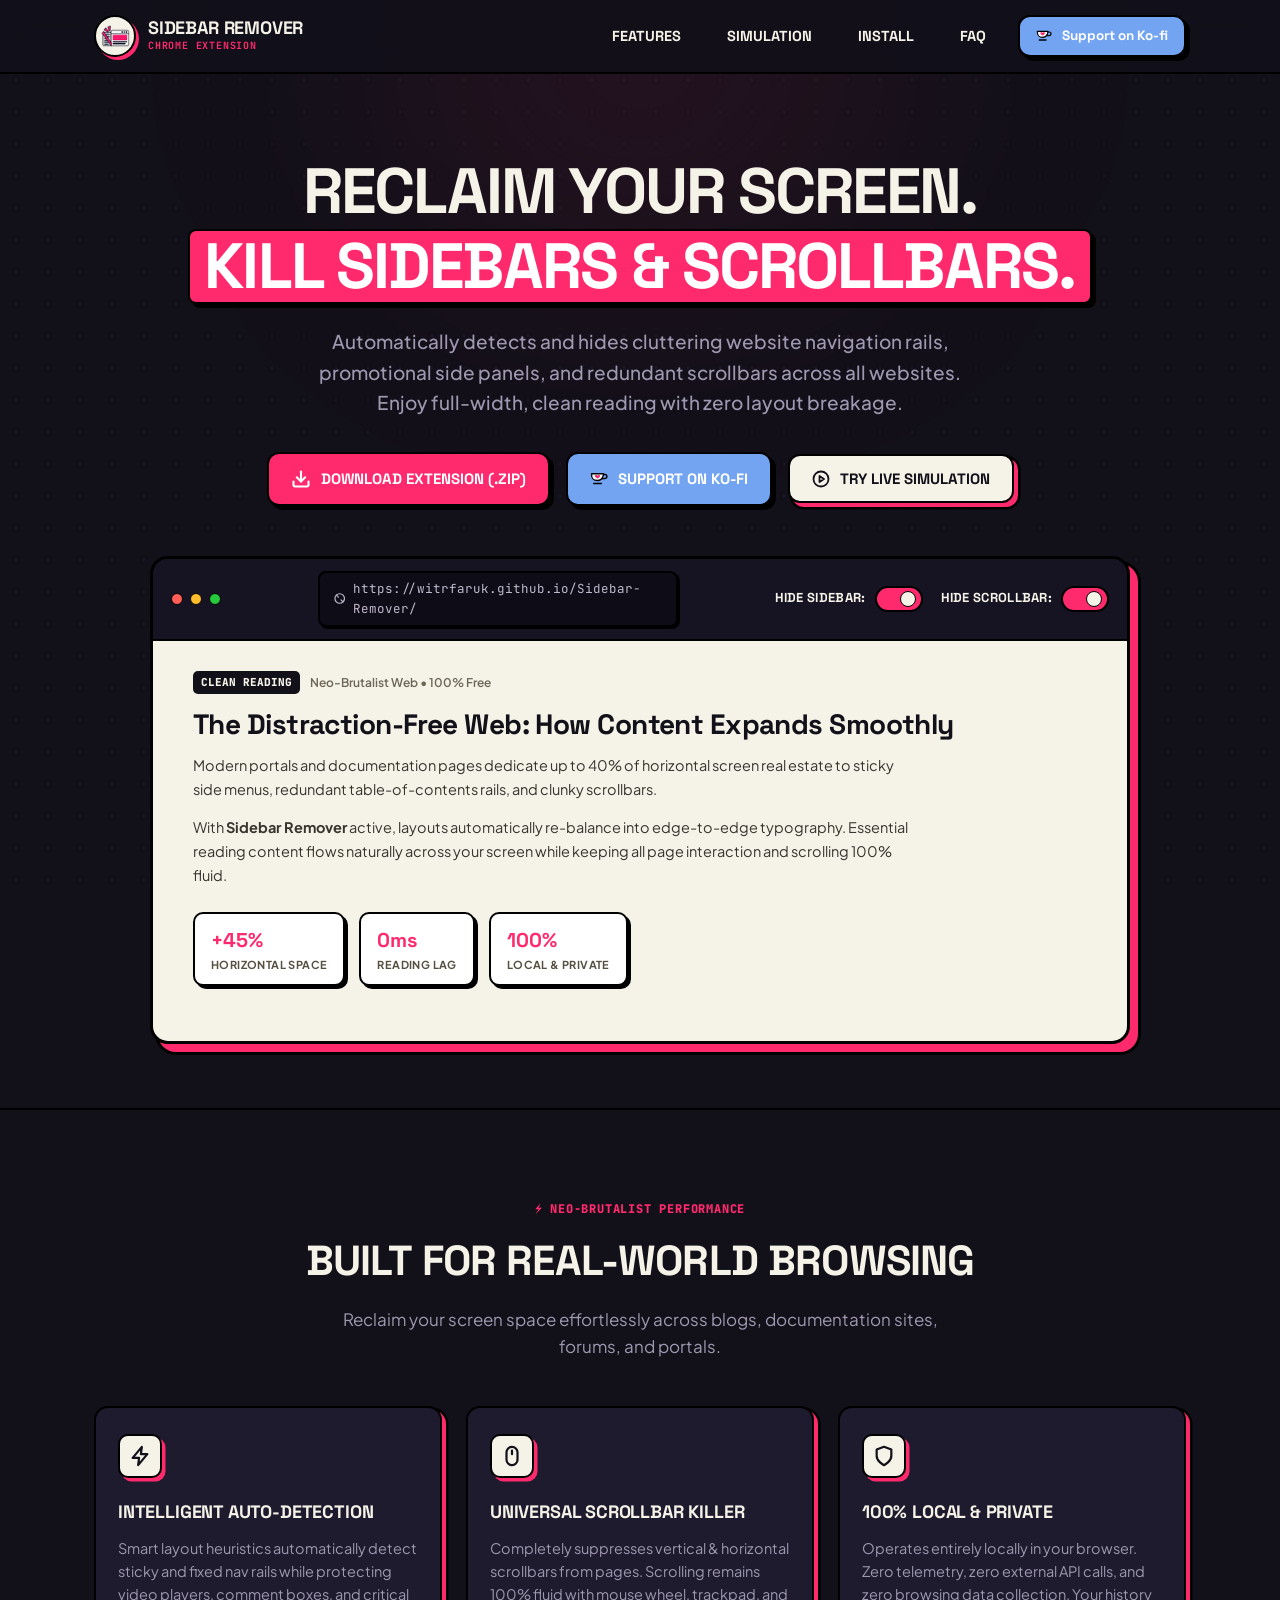
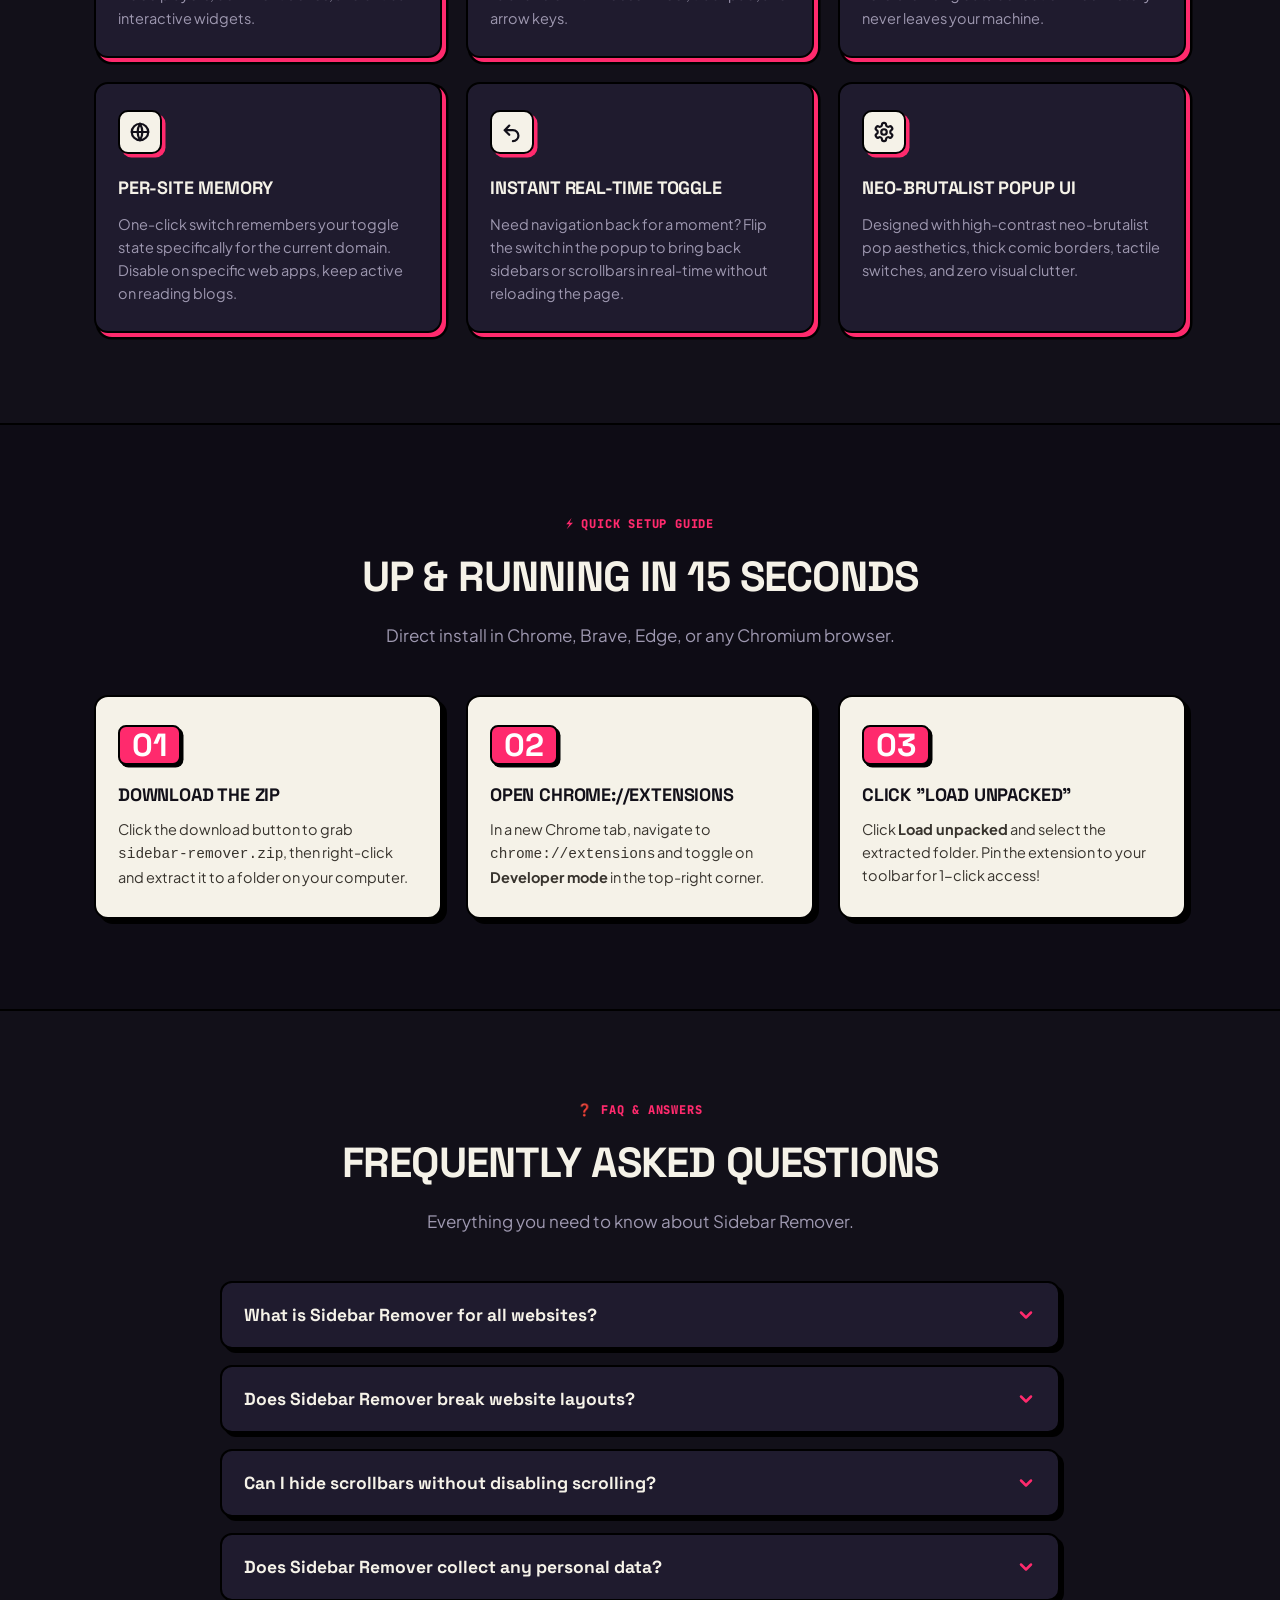
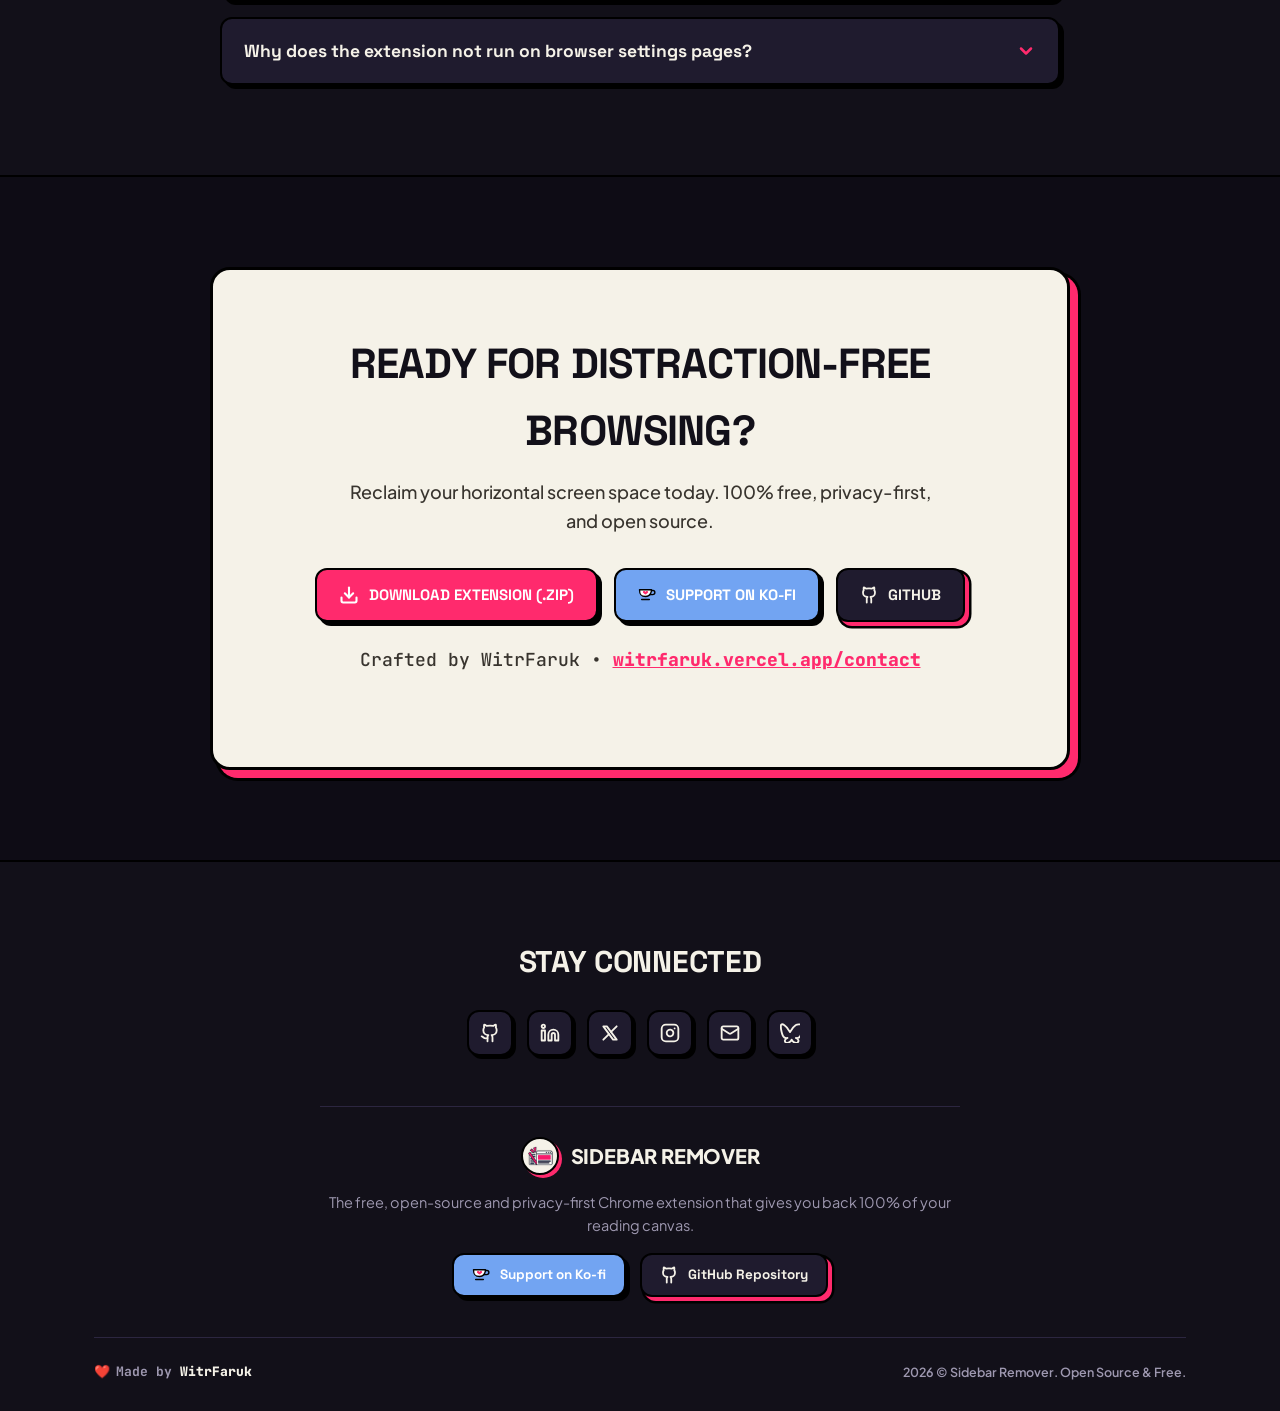
<file: index.html>
<!DOCTYPE html>
<html lang="en">
<head>
  <meta charset="utf-8" />
  <meta name="viewport" content="width=device-width, initial-scale=1.0" />
  <title>Sidebar Remover for All Websites — Reclaim Your Screen (Chrome Extension)</title>
  <meta name="description" content="Automatically detect and remove distracting website sidebars and scrollbars across all websites. Reclaim horizontal screen space with this 100% local, privacy-first Chrome Extension." />
  <meta name="keywords" content="sidebar remover for all websites, remove sidebar chrome extension, hide website sidebar, hide scrollbars chrome, website sidebar blocker, distraction free reading, reclaim screen space" />
  <meta name="author" content="WitrFaruk" />
  <meta name="robots" content="index, follow, max-image-preview:large, max-snippet:-1, max-video-preview:-1" />
  <meta name="google-site-verification" content="google90004f821ac4a959" />
  <link rel="canonical" href="https://witrfaruk.github.io/Sidebar-Remover/" />

  <!-- Open Graph / Facebook -->
  <meta property="og:type" content="website" />
  <meta property="og:url" content="https://witrfaruk.github.io/Sidebar-Remover/" />
  <meta property="og:title" content="Sidebar Remover for All Websites — Free Chrome Extension" />
  <meta property="og:description" content="Reclaim screen space and enjoy distraction-free reading by automatically hiding sidebars and scrollbars across any website." />
  <meta property="og:image" content="https://witrfaruk.github.io/Sidebar-Remover/icons/icon128.png" />
  <meta property="og:site_name" content="Sidebar Remover" />

  <!-- Twitter Card -->
  <meta name="twitter:card" content="summary_large_image" />
  <meta name="twitter:url" content="https://witrfaruk.github.io/Sidebar-Remover/" />
  <meta name="twitter:title" content="Sidebar Remover for All Websites — Chrome Extension" />
  <meta name="twitter:description" content="Automatically detect and hide cluttering website sidebars and scrollbars across any website. Fully local &amp; reversible." />
  <meta name="twitter:image" content="https://witrfaruk.github.io/Sidebar-Remover/icons/icon128.png" />

  <!-- Favicon -->
  <link rel="icon" type="image/png" sizes="32x32" href="icons/icon32.png" />
  <link rel="icon" type="image/png" sizes="16x16" href="icons/icon16.png" />
  <link rel="apple-touch-icon" href="icons/icon128.png" />
  <meta name="theme-color" content="#121019" />

  <!-- Google Fonts: Space Grotesk (Neo-Brutalist Display), Plus Jakarta Sans & JetBrains Mono -->
  <link rel="preconnect" href="https://fonts.googleapis.com" />
  <link rel="preconnect" href="https://fonts.gstatic.com" crossorigin />
  <link href="https://fonts.googleapis.com/css2?family=JetBrains+Mono:wght@500;600;700;800&family=Plus+Jakarta+Sans:wght@500;600;700;800&family=Space+Grotesk:wght@600;700;800;900&display=swap" rel="stylesheet" />

  <!-- Structured Data: SoftwareApplication Schema -->
  <script type="application/ld+json">
  {
    "@context": "https://schema.org",
    "@type": "SoftwareApplication",
    "name": "Sidebar Remover for All Websites",
    "operatingSystem": "Google Chrome, Microsoft Edge, Brave, Chromium",
    "applicationCategory": "BrowserExtension",
    "offers": {
      "@type": "Offer",
      "price": "0",
      "priceCurrency": "USD"
    },
    "description": "Chrome extension that detects and hides cluttering website sidebars and scrollbars to reclaim horizontal reading space. 100% local, privacy-first, and fully reversible.",
    "author": {
      "@type": "Person",
      "name": "WitrFaruk",
      "url": "https://witrfaruk.vercel.app/?utm_source=sidebar_remover_github_pages&utm_medium=website&utm_campaign=creator_credit"
    },
    "url": "https://witrfaruk.github.io/Sidebar-Remover/",
    "image": "https://witrfaruk.github.io/Sidebar-Remover/icons/icon128.png",
    "downloadUrl": "https://witrfaruk.github.io/Sidebar-Remover/sidebar-remover.zip?utm_source=sidebar_remover_github_pages&utm_medium=website&utm_campaign=extension_download"
  }
  </script>

  <!-- Structured Data: FAQPage Schema (AEO / Answer Engine Optimization) -->
  <script type="application/ld+json">
  {
    "@context": "https://schema.org",
    "@type": "FAQPage",
    "mainEntity": [
      {
        "@type": "Question",
        "name": "What is Sidebar Remover for all websites?",
        "acceptedAnswer": {
          "@type": "Answer",
          "text": "Sidebar Remover is a free, privacy-first Google Chrome extension that automatically detects and hides sticky sidebars, navigation rails, and floating side panels across any website to reclaim horizontal reading space."
        }
      },
      {
        "@type": "Question",
        "name": "Does Sidebar Remover break website layouts?",
        "acceptedAnswer": {
          "@type": "Answer",
          "text": "No. Sidebar Remover uses smart layout re-balancing. When a sidebar is hidden, the main reading area smoothly expands to fill the horizontal space while preserving essential content, video players, and core navigation."
        }
      },
      {
        "@type": "Question",
        "name": "Can I hide scrollbars on websites without disabling scrolling?",
        "acceptedAnswer": {
          "@type": "Answer",
          "text": "Yes! Sidebar Remover features a built-in Hide Scrollbars toggle. It completely removes the visual vertical and horizontal scrollbars from pages while still allowing smooth scrolling with your mouse wheel, trackpad, and keyboard arrow keys."
        }
      },
      {
        "@type": "Question",
        "name": "Does Sidebar Remover collect any personal data?",
        "acceptedAnswer": {
          "@type": "Answer",
          "text": "No. Sidebar Remover runs 100% locally inside your browser. It contains zero analytics, zero trackers, and makes zero network requests. Your browsing history never leaves your device."
        }
      },
      {
        "@type": "Question",
        "name": "Can I enable or disable it for specific websites?",
        "acceptedAnswer": {
          "@type": "Answer",
          "text": "Yes. The extension popup includes instant toggles for the current website as well as global defaults for scrollbars and sidebars."
        }
      }
    ]
  }
  </script>

  <style>
    /* ==========================================================================
       Neo-Brutalist Design System Tokens (Matching Extension Popup Theme)
       ========================================================================== */
    :root {
      --bg-dark: #121019;
      --bg-card-dark: #1F1B2E;
      --bg-card-alt: #181524;
      --bg-cream: #F5F2E8;
      --text-cream: #F5F2E8;
      --text-dark: #121019;
      --text-muted: #9E98B0;
      --border-dark: #000000;
      --border-subtle: #2C2640;
      --accent-pink: #FF2A6D;
      --accent-pink-hover: #ff4783;
      --accent-cyan: #00F0FF;
      --accent-yellow: #FFE600;
      --kofi-blue: #72a4f2;
      --kofi-blue-hover: #5d95e8;
      --switch-off: #342D4B;
      --header-height: 74px;
    }

    *, *::before, *::after {
      box-sizing: border-box;
      margin: 0;
      padding: 0;
    }

    html {
      scroll-behavior: smooth;
    }

    body {
      background-color: var(--bg-dark);
      color: var(--text-cream);
      font-family: 'Plus Jakarta Sans', -apple-system, BlinkMacSystemFont, sans-serif;
      font-size: 16px;
      line-height: 1.6;
      overflow-x: hidden;
      -webkit-font-smoothing: antialiased;
      -moz-osx-font-smoothing: grayscale;
    }

    /* Ambient Comic Halftone / Cyber Grid Background */
    body::before {
      content: "";
      position: fixed;
      inset: 0;
      background-image: 
        radial-gradient(#252037 1.5px, transparent 1.5px),
        radial-gradient(#1A1628 1.5px, transparent 1.5px);
      background-size: 32px 32px;
      background-position: 0 0, 16px 16px;
      opacity: 0.6;
      pointer-events: none;
      z-index: -2;
    }

    /* Soft ambient pink glow top */
    .ambient-glow {
      position: fixed;
      top: -200px;
      left: 50%;
      transform: translateX(-50%);
      width: 900px;
      height: 500px;
      background: radial-gradient(circle, rgba(255, 42, 109, 0.12) 0%, transparent 70%);
      filter: blur(120px);
      pointer-events: none;
      z-index: -1;
    }

    h1, h2, h3, h4, h5, h6, .brand-text, .neo-heading {
      font-family: 'Space Grotesk', sans-serif;
      font-weight: 800;
      letter-spacing: -0.02em;
    }

    a {
      color: inherit;
      text-decoration: none;
    }

    .container {
      width: 100%;
      max-width: 1140px;
      margin: 0 auto;
      padding: 0 24px;
    }

    /* ==========================================================================
       Neo-Brutalist Buttons & Components
       ========================================================================== */
    .neo-btn {
      display: inline-flex;
      align-items: center;
      justify-content: center;
      gap: 10px;
      font-family: 'Space Grotesk', sans-serif;
      font-weight: 800;
      font-size: 15px;
      padding: 13px 22px;
      border-radius: 12px;
      border: 2.5px solid var(--border-dark);
      cursor: pointer;
      text-decoration: none;
      user-select: none;
      transition: transform 0.12s ease, box-shadow 0.12s ease, background-color 0.12s ease;
    }

    .neo-btn-primary {
      background-color: var(--accent-pink);
      color: #FFFFFF;
      box-shadow: 4px 4px 0 0 var(--border-dark);
    }
    .neo-btn-primary:hover {
      background-color: var(--accent-pink-hover);
      transform: translate(-2px, -2px);
      box-shadow: 6px 6px 0 0 var(--border-dark);
    }
    .neo-btn-primary:active {
      transform: translate(2px, 2px);
      box-shadow: 2px 2px 0 0 var(--border-dark);
    }

    .neo-btn-cream {
      background-color: var(--bg-cream);
      color: var(--text-dark);
      box-shadow: 4px 4px 0 0 var(--accent-pink), 4px 4px 0 2.5px var(--border-dark);
    }
    .neo-btn-cream:hover {
      background-color: #FFFFFF;
      transform: translate(-2px, -2px);
      box-shadow: 6px 6px 0 0 var(--accent-pink), 6px 6px 0 2.5px var(--border-dark);
    }
    .neo-btn-cream:active {
      transform: translate(2px, 2px);
      box-shadow: 2px 2px 0 0 var(--accent-pink), 2px 2px 0 2.5px var(--border-dark);
    }

    .neo-btn-kofi {
      background-color: var(--kofi-blue);
      color: #FFFFFF;
      box-shadow: 4px 4px 0 0 var(--border-dark);
    }
    .neo-btn-kofi:hover {
      background-color: var(--kofi-blue-hover);
      transform: translate(-2px, -2px);
      box-shadow: 6px 6px 0 0 var(--border-dark);
    }
    .neo-btn-kofi:active {
      transform: translate(2px, 2px);
      box-shadow: 2px 2px 0 0 var(--border-dark);
    }

    .neo-btn-dark {
      background-color: var(--bg-card-dark);
      color: var(--text-cream);
      border-color: var(--border-dark);
      box-shadow: 4px 4px 0 0 var(--accent-pink), 4px 4px 0 2.5px var(--border-dark);
    }
    .neo-btn-dark:hover {
      background-color: #27223b;
      transform: translate(-2px, -2px);
      box-shadow: 6px 6px 0 0 var(--accent-pink), 6px 6px 0 2.5px var(--border-dark);
    }
    .neo-btn-dark:active {
      transform: translate(2px, 2px);
      box-shadow: 2px 2px 0 0 var(--accent-pink), 2px 2px 0 2.5px var(--border-dark);
    }

    /* Neo-Brutalist Badge */
    .neo-pill-badge {
      display: inline-flex;
      align-items: center;
      gap: 7px;
      padding: 6px 14px;
      border-radius: 999px;
      border: 2px solid var(--border-dark);
      background-color: var(--bg-card-dark);
      color: var(--accent-pink);
      font-family: 'JetBrains Mono', monospace;
      font-size: 12px;
      font-weight: 700;
      letter-spacing: 0.5px;
      box-shadow: 3px 3px 0 0 var(--border-dark);
      text-transform: uppercase;
      margin-bottom: 20px;
    }

    /* ==========================================================================
       Site Header
       ========================================================================== */
    header.site-header {
      position: sticky;
      top: 0;
      z-index: 100;
      background-color: rgba(18, 16, 25, 0.92);
      backdrop-filter: blur(14px);
      -webkit-backdrop-filter: blur(14px);
      border-bottom: 2.5px solid var(--border-dark);
      height: var(--header-height);
      display: flex;
      align-items: center;
    }

    .nav-inner {
      display: flex;
      align-items: center;
      justify-content: space-between;
      width: 100%;
    }

    .brand {
      display: flex;
      align-items: center;
      gap: 12px;
      cursor: pointer;
      user-select: none;
    }

    .brand-logo-frame {
      width: 42px;
      height: 42px;
      border-radius: 50%;
      border: 2.5px solid var(--border-dark);
      background: var(--bg-cream);
      box-shadow: 3px 3px 0 0 var(--accent-pink);
      display: flex;
      align-items: center;
      justify-content: center;
      overflow: hidden;
      flex-shrink: 0;
    }

    .brand-logo-frame img {
      width: 100%;
      height: 100%;
      object-fit: cover;
      display: block;
    }

    .brand-title-wrap {
      display: flex;
      flex-direction: column;
    }

    .brand-text {
      font-size: 18px;
      font-weight: 900;
      color: var(--text-cream);
      letter-spacing: -0.01em;
      line-height: 1.1;
    }

    .brand-sub {
      font-family: 'JetBrains Mono', monospace;
      font-size: 10px;
      font-weight: 700;
      color: var(--accent-pink);
      letter-spacing: 0.8px;
      text-transform: uppercase;
    }

    .nav-links {
      display: flex;
      align-items: center;
      gap: 18px;
    }

    .nav-link-btn {
      color: var(--text-cream);
      font-family: 'Space Grotesk', sans-serif;
      font-size: 14.5px;
      font-weight: 700;
      background: none;
      border: 2px solid transparent;
      padding: 7px 12px;
      border-radius: 8px;
      cursor: pointer;
      transition: all 0.15s ease;
    }

    .nav-link-btn:hover {
      background-color: var(--bg-card-dark);
      border-color: var(--border-dark);
      color: var(--accent-pink);
      box-shadow: 2px 2px 0 0 var(--border-dark);
      transform: translate(-1px, -1px);
    }

    .mobile-menu-btn {
      display: none;
      background: var(--bg-cream);
      border: 2px solid var(--border-dark);
      border-radius: 9px;
      padding: 7px;
      color: var(--text-dark);
      cursor: pointer;
      box-shadow: 3px 3px 0 0 var(--accent-pink);
    }
    .mobile-menu-btn svg {
      width: 22px;
      height: 22px;
      display: block;
    }

    .mobile-drawer {
      display: none;
      position: absolute;
      top: var(--header-height);
      left: 0;
      width: 100%;
      background-color: var(--bg-card-dark);
      border-bottom: 2.5px solid var(--border-dark);
      padding: 20px 24px;
      flex-direction: column;
      gap: 12px;
      box-shadow: 0 10px 24px rgba(0,0,0,0.4);
    }
    .mobile-drawer.open {
      display: flex;
    }

    /* ==========================================================================
       Hero Section
       ========================================================================== */
    section.hero {
      padding: clamp(48px, 8vw, 84px) 0 clamp(40px, 6vw, 64px);
      text-align: center;
      position: relative;
    }

    .hero-title {
      font-size: clamp(34px, 6.5vw, 64px);
      font-weight: 900;
      line-height: 1.05;
      margin-bottom: 18px;
      text-transform: uppercase;
      letter-spacing: -0.03em;
    }

    .hero-title .highlight {
      color: var(--text-dark);
      background-color: var(--accent-pink);
      padding: 2px 14px;
      border-radius: 8px;
      border: 2.5px solid var(--border-dark);
      box-shadow: 4px 4px 0 0 var(--border-dark);
      display: inline-block;
      margin: 4px 0;
      color: #FFFFFF;
    }

    .hero-subtitle {
      color: var(--text-muted);
      font-size: clamp(16px, 2.8vw, 19px);
      max-width: 680px;
      margin: 0 auto 34px;
      line-height: 1.6;
      font-weight: 500;
    }

    .cta-group {
      display: flex;
      align-items: center;
      justify-content: center;
      gap: 16px;
      flex-wrap: wrap;
      margin-bottom: 50px;
    }

    /* ==========================================================================
       Interactive Neo-Brutalist Simulation Showcase
       ========================================================================== */
    .demo-wrapper {
      max-width: 980px;
      margin: 0 auto;
      border-radius: 18px;
      border: 3px solid var(--border-dark);
      background-color: var(--bg-card-dark);
      box-shadow: 8px 8px 0 0 var(--accent-pink), 8px 8px 0 3px var(--border-dark);
      overflow: hidden;
      text-align: left;
    }

    /* Browser Bar */
    .demo-bar {
      background-color: #161322;
      border-bottom: 2.5px solid var(--border-dark);
      padding: 12px 18px;
      display: flex;
      align-items: center;
      justify-content: space-between;
      gap: 16px;
      flex-wrap: wrap;
    }

    .demo-window-dots {
      display: flex;
      align-items: center;
      gap: 7px;
    }
    .demo-dot {
      width: 12px;
      height: 12px;
      border-radius: 50%;
      border: 1.5px solid var(--border-dark);
    }
    .dot-red { background: #FF5F56; }
    .dot-yellow { background: #FFBD2E; }
    .dot-green { background: #27C93F; }

    .demo-url {
      display: flex;
      align-items: center;
      gap: 8px;
      background: #0E0C16;
      border: 2px solid var(--border-dark);
      border-radius: 8px;
      padding: 6px 14px;
      font-family: 'JetBrains Mono', monospace;
      font-size: 12.5px;
      color: #C0BACF;
      box-shadow: 2px 2px 0 0 var(--border-dark);
      flex: 1;
      max-width: 360px;
    }

    .demo-controls {
      display: flex;
      align-items: center;
      gap: 18px;
      flex-wrap: wrap;
    }

    .demo-toggle-label {
      display: flex;
      align-items: center;
      gap: 9px;
      font-family: 'Space Grotesk', sans-serif;
      font-size: 13px;
      font-weight: 800;
      color: var(--text-cream);
      text-transform: uppercase;
      letter-spacing: 0.3px;
      cursor: pointer;
      user-select: none;
    }

    /* Neo-Brutalist Switch */
    .neo-switch-ui {
      position: relative;
      display: inline-block;
      width: 48px;
      height: 26px;
      flex-shrink: 0;
    }

    .neo-switch-ui input {
      opacity: 0;
      width: 0;
      height: 0;
      position: absolute;
    }

    .neo-switch-ui .neo-slider {
      position: absolute;
      cursor: pointer;
      inset: 0;
      background-color: var(--switch-off);
      border: 2px solid var(--border-dark);
      border-radius: 999px;
      transition: background-color 0.22s cubic-bezier(0.4, 0, 0.2, 1);
    }

    .neo-switch-ui .neo-slider::before {
      position: absolute;
      content: "";
      height: 16px;
      width: 16px;
      left: 3px;
      top: 3px;
      background-color: var(--bg-cream);
      border: 1.8px solid var(--border-dark);
      border-radius: 50%;
      transition: transform 0.22s cubic-bezier(0.34, 1.56, 0.64, 1);
    }

    .neo-switch-ui input:checked + .neo-slider {
      background-color: var(--accent-pink);
    }

    .neo-switch-ui input:checked + .neo-slider::before {
      transform: translateX(20px);
    }

    /* Browser Body */
    .mock-browser {
      display: flex;
      height: 400px;
      background-color: var(--bg-cream);
      color: var(--text-dark);
      position: relative;
      overflow: hidden;
    }

    /* Simulated Sidebar */
    .mock-sidebar {
      width: 250px;
      background-color: #E8E3D3;
      border-right: 2.5px solid var(--border-dark);
      padding: 20px 16px;
      display: flex;
      flex-direction: column;
      gap: 10px;
      transition: width 0.35s cubic-bezier(0.16, 1, 0.3, 1), padding 0.35s ease, opacity 0.25s ease;
      overflow: hidden;
      flex-shrink: 0;
    }

    .mock-sidebar.hidden-state {
      width: 0;
      padding-left: 0;
      padding-right: 0;
      border-right-width: 0;
      opacity: 0;
      pointer-events: none;
    }

    .mock-badge {
      display: inline-block;
      font-family: 'JetBrains Mono', monospace;
      font-size: 10.5px;
      font-weight: 800;
      padding: 4px 8px;
      background-color: var(--accent-pink);
      color: #FFFFFF;
      border: 1.5px solid var(--border-dark);
      border-radius: 6px;
      box-shadow: 2px 2px 0 0 var(--border-dark);
      text-transform: uppercase;
      margin-bottom: 6px;
      width: fit-content;
    }

    .mock-link {
      height: 12px;
      background-color: #D3CCB8;
      border-radius: 4px;
      border: 1px solid #B8B09A;
    }
    .w90 { width: 90%; }
    .w80 { width: 80%; }
    .w70 { width: 70%; }
    .w60 { width: 60%; }
    .w50 { width: 50%; }

    /* Simulated Content Area */
    .mock-content {
      flex: 1;
      padding: 30px clamp(20px, 4vw, 40px);
      overflow-y: auto;
      scrollbar-width: none !important;
      -ms-overflow-style: none !important;
      transition: all 0.35s ease;
    }

    .mock-content::-webkit-scrollbar {
      display: none !important;
      width: 0 !important;
      height: 0 !important;
    }

    .mock-meta {
      display: flex;
      align-items: center;
      gap: 10px;
      margin-bottom: 14px;
    }
    .mock-tag {
      font-family: 'JetBrains Mono', monospace;
      font-size: 11px;
      font-weight: 800;
      background: var(--text-dark);
      color: var(--bg-cream);
      padding: 3px 8px;
      border-radius: 5px;
    }
    .mock-date {
      font-size: 12px;
      color: #6C6656;
      font-weight: 600;
    }

    .mock-title {
      font-size: clamp(20px, 3.5vw, 28px);
      font-weight: 900;
      color: var(--text-dark);
      margin-bottom: 14px;
      line-height: 1.15;
      letter-spacing: -0.02em;
    }

    .mock-text {
      font-size: 14.5px;
      line-height: 1.65;
      color: #38342E;
      margin-bottom: 14px;
      max-width: 720px;
    }

    .mock-stats-row {
      display: flex;
      gap: 14px;
      margin-top: 24px;
      flex-wrap: wrap;
    }

    .mock-stat {
      background: #FFFFFF;
      border: 2px solid var(--border-dark);
      border-radius: 10px;
      padding: 10px 16px;
      box-shadow: 3px 3px 0 0 var(--border-dark);
      display: flex;
      flex-direction: column;
    }
    .mock-stat strong {
      font-family: 'Space Grotesk', sans-serif;
      font-size: 20px;
      font-weight: 900;
      color: var(--accent-pink);
    }
    .mock-stat span {
      font-size: 11px;
      font-weight: 700;
      color: #555042;
      text-transform: uppercase;
      letter-spacing: 0.4px;
    }

    /* Simulated Scrollbar */
    .mock-scrollbar {
      width: 14px;
      background-color: #DFDAC9;
      border-left: 2px solid var(--border-dark);
      position: relative;
      transition: width 0.3s ease, opacity 0.3s ease;
      flex-shrink: 0;
    }

    .mock-scrollbar.hidden-state {
      width: 0;
      opacity: 0;
      border-left-width: 0;
    }

    .mock-thumb {
      position: absolute;
      top: 30px;
      left: 2px;
      right: 2px;
      height: 70px;
      background-color: #8C8472;
      border-radius: 4px;
      border: 1px solid var(--border-dark);
    }

    /* ==========================================================================
       Section Layouts & Neo-Brutalist Grid
       ========================================================================== */
    .section-header {
      text-align: center;
      margin-bottom: 46px;
    }

    .section-label {
      font-family: 'JetBrains Mono', monospace;
      font-size: 12px;
      font-weight: 800;
      color: var(--accent-pink);
      text-transform: uppercase;
      letter-spacing: 0.8px;
      margin-bottom: 8px;
    }

    .section-title {
      font-size: clamp(26px, 4.5vw, 42px);
      font-weight: 900;
      text-transform: uppercase;
      letter-spacing: -0.02em;
      margin-bottom: 12px;
    }

    .section-desc {
      color: var(--text-muted);
      font-size: clamp(14.5px, 2.5vw, 17px);
      max-width: 600px;
      margin: 0 auto;
    }

    /* Features Section */
    section.features {
      padding: clamp(60px, 9vw, 90px) 0;
      border-top: 2.5px solid var(--border-dark);
    }

    .grid-3 {
      display: grid;
      grid-template-columns: repeat(3, 1fr);
      gap: 24px;
    }

    .feature-card {
      background-color: var(--bg-card-dark);
      border: 2.5px solid var(--border-dark);
      border-radius: 14px;
      padding: 26px 22px;
      box-shadow: 4px 4px 0 0 var(--accent-pink), 4px 4px 0 2.5px var(--border-dark);
      transition: transform 0.15s ease, box-shadow 0.15s ease;
      display: flex;
      flex-direction: column;
    }

    .feature-card:hover {
      transform: translate(-3px, -3px);
      box-shadow: 7px 7px 0 0 var(--accent-pink), 7px 7px 0 2.5px var(--border-dark);
    }

    .card-icon-tile {
      width: 44px;
      height: 44px;
      background-color: var(--bg-cream);
      border: 2.5px solid var(--border-dark);
      border-radius: 10px;
      box-shadow: 3.5px 3.5px 0 0 var(--accent-pink);
      display: flex;
      align-items: center;
      justify-content: center;
      margin-bottom: 20px;
      flex-shrink: 0;
    }

    .card-icon-tile svg {
      width: 22px;
      height: 22px;
      stroke: var(--text-dark);
    }

    .feature-card h3 {
      font-size: 18px;
      font-weight: 800;
      margin-bottom: 10px;
      color: var(--text-cream);
      text-transform: uppercase;
      letter-spacing: -0.01em;
    }

    .feature-card p {
      font-size: 14.5px;
      line-height: 1.6;
      color: var(--text-muted);
      flex: 1;
    }

    /* How It Works Section */
    section.how-it-works {
      padding: clamp(60px, 9vw, 90px) 0;
      border-top: 2.5px solid var(--border-dark);
      background-color: #0E0C15;
    }

    .steps-row {
      display: grid;
      grid-template-columns: repeat(3, 1fr);
      gap: 24px;
    }

    .step-card {
      background-color: var(--bg-cream);
      color: var(--text-dark);
      border: 2.5px solid var(--border-dark);
      border-radius: 14px;
      padding: 28px 22px;
      box-shadow: 5px 5px 0 0 var(--border-dark);
      position: relative;
      transition: transform 0.15s ease, box-shadow 0.15s ease;
    }

    .step-card:hover {
      transform: translate(-3px, -3px);
      box-shadow: 8px 8px 0 0 var(--border-dark);
    }

    .step-badge {
      font-family: 'Space Grotesk', sans-serif;
      font-size: 32px;
      font-weight: 900;
      color: #FFFFFF;
      background-color: var(--accent-pink);
      border: 2px solid var(--border-dark);
      box-shadow: 2.5px 2.5px 0 0 var(--border-dark);
      border-radius: 8px;
      display: inline-flex;
      align-items: center;
      justify-content: center;
      padding: 2px 12px;
      margin-bottom: 16px;
      line-height: 1;
    }

    .step-card h3 {
      font-size: 18px;
      font-weight: 900;
      margin-bottom: 8px;
      color: var(--text-dark);
      text-transform: uppercase;
      letter-spacing: -0.01em;
    }

    .step-card p {
      font-size: 14.5px;
      color: #38342E;
      line-height: 1.6;
    }

    /* FAQ Section */
    section.faq-section {
      padding: clamp(60px, 9vw, 90px) 0;
      border-top: 2.5px solid var(--border-dark);
    }

    .faq-list {
      max-width: 840px;
      margin: 0 auto;
      display: flex;
      flex-direction: column;
      gap: 16px;
    }

    .faq-item {
      background-color: var(--bg-card-dark);
      border: 2.5px solid var(--border-dark);
      border-radius: 12px;
      overflow: hidden;
      box-shadow: 4px 4px 0 0 var(--border-dark);
      transition: all 0.15s ease;
    }

    .faq-item[open] {
      box-shadow: 5px 5px 0 0 var(--accent-pink), 5px 5px 0 2.5px var(--border-dark);
    }

    .faq-item summary {
      padding: 18px 22px;
      font-family: 'Space Grotesk', sans-serif;
      font-size: clamp(15.5px, 2.5vw, 17.5px);
      font-weight: 800;
      color: var(--text-cream);
      cursor: pointer;
      list-style: none;
      display: flex;
      align-items: center;
      justify-content: space-between;
      user-select: none;
      gap: 14px;
    }

    .faq-item summary::-webkit-details-marker {
      display: none;
    }

    .faq-chevron {
      width: 20px;
      height: 20px;
      stroke: var(--accent-pink);
      transition: transform 0.25s cubic-bezier(0.34, 1.56, 0.64, 1);
      flex-shrink: 0;
    }

    .faq-item[open] .faq-chevron {
      transform: rotate(180deg);
    }

    .faq-body {
      padding: 0 22px 22px;
      font-size: 15px;
      line-height: 1.65;
      color: var(--text-muted);
      border-top: 1px solid var(--border-subtle);
      margin-top: 4px;
      padding-top: 16px;
    }

    /* CTA Bottom Banner */
    section.cta-banner {
      padding: clamp(60px, 9vw, 90px) 0;
      text-align: center;
      border-top: 2.5px solid var(--border-dark);
      background-color: #0E0C15;
    }

    .banner-box {
      background-color: var(--bg-cream);
      color: var(--text-dark);
      border: 3px solid var(--border-dark);
      border-radius: 20px;
      padding: clamp(36px, 6vw, 60px) clamp(20px, 4vw, 40px);
      max-width: 860px;
      margin: 0 auto;
      box-shadow: 8px 8px 0 0 var(--accent-pink), 8px 8px 0 3px var(--border-dark);
    }

    .banner-box h2 {
      font-size: clamp(26px, 5vw, 42px);
      font-weight: 900;
      margin-bottom: 14px;
      text-transform: uppercase;
      letter-spacing: -0.02em;
    }

    .banner-box p {
      color: #38342E;
      font-size: clamp(15px, 2.5vw, 18px);
      max-width: 600px;
      margin: 0 auto 32px;
      font-weight: 500;
    }

    .banner-actions {
      display: flex;
      align-items: center;
      justify-content: center;
      gap: 16px;
      flex-wrap: wrap;
      margin-bottom: 24px;
    }

    .contact-sub {
      font-family: 'JetBrains Mono', monospace;
      font-size: 13px;
      color: #555042;
      font-weight: 600;
    }

    .contact-sub a {
      color: var(--accent-pink);
      text-decoration: underline;
      font-weight: 800;
    }

    /* ==========================================================================
       Neo-Brutalist Footer & Creator Hub
       ========================================================================== */
    footer.site-footer {
      background-color: var(--bg-dark);
      border-top: 2.5px solid var(--border-dark);
      padding: clamp(50px, 8vw, 76px) 0 30px;
      color: var(--text-cream);
    }

    .stay-connected-section {
      text-align: center;
      margin-bottom: 50px;
    }

    .stay-connected-heading {
      font-size: clamp(22px, 4vw, 30px);
      font-weight: 900;
      text-transform: uppercase;
      margin-bottom: 24px;
      letter-spacing: -0.01em;
    }

    .social-icons-row {
      display: flex;
      flex-wrap: wrap;
      align-items: center;
      justify-content: center;
      gap: 14px;
      max-width: 600px;
      margin: 0 auto;
    }

    .social-circle {
      width: 46px;
      height: 46px;
      border-radius: 12px;
      background-color: var(--bg-card-dark);
      border: 2px solid var(--border-dark);
      box-shadow: 3px 3px 0 0 var(--border-dark);
      display: flex;
      align-items: center;
      justify-content: center;
      color: var(--text-cream);
      transition: all 0.15s ease;
    }

    .social-circle:hover {
      background-color: var(--accent-pink);
      color: #FFFFFF;
      transform: translate(-2px, -2px);
      box-shadow: 5px 5px 0 0 var(--border-dark);
    }

    .social-circle svg {
      width: 20px;
      height: 20px;
    }

    /* Footer Brand Card (Clean Open Source Layout) */
    .footer-brand-wrap {
      display: flex;
      flex-direction: column;
      align-items: center;
      text-align: center;
      gap: 16px;
      margin-bottom: 40px;
      padding-top: 30px;
      border-top: 1px solid var(--border-subtle);
      max-width: 640px;
      margin-left: auto;
      margin-right: auto;
    }

    .footer-brand-title {
      font-size: 20px;
      font-weight: 900;
      text-transform: uppercase;
      letter-spacing: -0.01em;
    }

    .footer-brand-bio {
      color: var(--text-muted);
      font-size: 14.5px;
      line-height: 1.6;
    }

    .footer-brand-actions {
      display: flex;
      align-items: center;
      justify-content: center;
      gap: 14px;
      flex-wrap: wrap;
    }

    /* Bottom Copyright Bar */
    .footer-bottom-bar {
      display: flex;
      align-items: center;
      justify-content: space-between;
      border-top: 1px solid var(--border-subtle);
      padding-top: 24px;
      flex-wrap: wrap;
      gap: 14px;
    }

    .footer-creator-credit {
      display: inline-flex;
      align-items: center;
      gap: 6px;
      font-family: 'JetBrains Mono', monospace;
      font-size: 13px;
      font-weight: 700;
      color: var(--text-muted);
      text-decoration: none;
      transition: transform 0.15s ease;
    }

    .footer-creator-credit:hover {
      transform: translateY(-1px);
    }

    .footer-creator-credit:hover .author-name {
      color: var(--accent-pink);
      text-shadow: 0 0 8px rgba(255, 42, 109, 0.4);
    }

    .footer-creator-credit:hover .heart-icon {
      transform: scale(1.3);
    }

    .heart-icon {
      display: inline-block;
      transition: transform 0.2s cubic-bezier(0.34, 1.56, 0.64, 1);
    }

    .author-name {
      color: var(--text-cream);
      font-weight: 800;
      transition: color 0.15s ease;
    }

    .footer-bottom-links {
      display: flex;
      align-items: center;
      gap: 16px;
      font-size: 12.5px;
      color: var(--text-muted);
      font-weight: 600;
    }

    .footer-bottom-links a:hover {
      color: var(--accent-pink);
    }

    /* ==========================================================================
       Install Modal Dialog (Neo-Brutalist Pop)
       ========================================================================== */
    .install-modal-backdrop {
      position: fixed;
      inset: 0;
      background-color: rgba(18, 16, 25, 0.82);
      backdrop-filter: blur(8px);
      -webkit-backdrop-filter: blur(8px);
      z-index: 99999;
      display: flex;
      align-items: center;
      justify-content: center;
      padding: 16px;
      opacity: 0;
      visibility: hidden;
      pointer-events: none;
      transition: opacity 0.2s ease, visibility 0.2s ease;
    }

    .install-modal-backdrop.active {
      opacity: 1;
      visibility: visible;
      pointer-events: auto;
    }

    .install-modal-dialog {
      background-color: var(--bg-cream);
      color: var(--text-dark);
      border: 3px solid var(--border-dark);
      border-radius: 18px;
      width: 100%;
      max-width: 520px;
      box-shadow: 8px 8px 0 0 var(--accent-pink), 8px 8px 0 3px var(--border-dark);
      position: relative;
      padding: clamp(24px, 5vw, 32px);
      transform: translateY(20px) scale(0.97);
      transition: transform 0.25s cubic-bezier(0.16, 1, 0.3, 1);
      max-height: 90vh;
      overflow-y: auto;
    }

    .install-modal-backdrop.active .install-modal-dialog {
      transform: translateY(0) scale(1);
    }

    .modal-close-btn {
      position: absolute;
      top: 16px;
      right: 16px;
      width: 36px;
      height: 36px;
      border-radius: 9px;
      border: 2px solid var(--border-dark);
      background-color: #FFFFFF;
      color: var(--text-dark);
      display: flex;
      align-items: center;
      justify-content: center;
      cursor: pointer;
      box-shadow: 2px 2px 0 0 var(--border-dark);
      transition: all 0.12s ease;
    }

    .modal-close-btn:hover {
      background-color: var(--accent-pink);
      color: #FFFFFF;
      transform: translate(-1px, -1px);
      box-shadow: 3px 3px 0 0 var(--border-dark);
    }

    .modal-header {
      text-align: center;
      margin-bottom: 24px;
    }

    .modal-icon-badge {
      width: 54px;
      height: 54px;
      border-radius: 14px;
      background-color: var(--accent-pink);
      color: #FFFFFF;
      border: 2.5px solid var(--border-dark);
      box-shadow: 3px 3px 0 0 var(--border-dark);
      display: inline-flex;
      align-items: center;
      justify-content: center;
      margin-bottom: 14px;
    }

    .modal-title {
      font-size: 22px;
      font-weight: 900;
      color: var(--text-dark);
      margin-bottom: 6px;
      text-transform: uppercase;
      letter-spacing: -0.01em;
    }

    .modal-subtitle {
      font-size: 14px;
      color: #555042;
      line-height: 1.5;
      font-weight: 600;
    }

    .modal-steps {
      display: flex;
      flex-direction: column;
      gap: 14px;
      margin-bottom: 24px;
    }

    .modal-step-card {
      display: flex;
      gap: 14px;
      background-color: #FFFFFF;
      border: 2px solid var(--border-dark);
      border-radius: 12px;
      padding: 14px 16px;
      align-items: flex-start;
      box-shadow: 3px 3px 0 0 var(--border-dark);
    }

    .step-num-badge {
      width: 28px;
      height: 28px;
      border-radius: 7px;
      background-color: var(--accent-pink);
      color: #FFFFFF;
      border: 1.5px solid var(--border-dark);
      font-family: 'Space Grotesk', sans-serif;
      font-size: 14px;
      font-weight: 900;
      display: flex;
      align-items: center;
      justify-content: center;
      flex-shrink: 0;
      margin-top: 2px;
    }

    .step-text-content h4 {
      font-size: 14.5px;
      font-weight: 800;
      color: var(--text-dark);
      margin-bottom: 3px;
    }

    .step-text-content p {
      font-size: 13px;
      color: #4C4637;
      line-height: 1.5;
    }

    .step-text-content code {
      font-family: 'JetBrains Mono', monospace;
      font-size: 12px;
      background-color: #EAE5D5;
      border: 1px solid var(--border-dark);
      color: var(--text-dark);
      padding: 2px 6px;
      border-radius: 4px;
      font-weight: 700;
    }

    .copy-url-btn {
      display: inline-flex;
      align-items: center;
      gap: 6px;
      font-family: 'JetBrains Mono', monospace;
      font-size: 11.5px;
      font-weight: 700;
      color: var(--text-dark);
      background-color: var(--bg-cream);
      border: 1.8px solid var(--border-dark);
      border-radius: 6px;
      padding: 5px 10px;
      cursor: pointer;
      box-shadow: 2px 2px 0 0 var(--border-dark);
      margin-top: 8px;
      transition: all 0.12s ease;
    }

    .copy-url-btn:hover {
      background-color: var(--accent-pink);
      color: #FFFFFF;
      transform: translate(-1px, -1px);
    }

    .copy-toast {
      font-family: 'JetBrains Mono', monospace;
      font-size: 11px;
      color: #0F9F68;
      font-weight: 700;
      margin-left: 8px;
      opacity: 0;
      transition: opacity 0.2s ease;
    }
    .copy-toast.visible {
      opacity: 1;
    }

    /* Responsive Queries */
    @media (max-width: 900px) {
      .grid-3, .steps-row {
        grid-template-columns: 1fr;
      }
      .nav-links {
        display: none;
      }
      .mobile-menu-btn {
        display: flex;
      }
    }

    @media (max-width: 600px) {
      .cta-group {
        flex-direction: column;
        width: 100%;
      }
      .neo-btn {
        width: 100%;
      }
      .banner-actions {
        flex-direction: column;
      }
      .banner-actions .neo-btn {
        width: 100%;
      }
      .demo-controls {
        flex-direction: column;
        align-items: flex-start;
      }
      .footer-bottom-bar {
        flex-direction: column;
        text-align: center;
      }
    }
  </style>
</head>
<body>

  <div class="ambient-glow"></div>

  <!-- Site Navigation -->
  <header class="site-header">
    <div class="container nav-inner">
      <div class="brand" data-scroll-to="top">
        <div class="brand-logo-frame">
          <img src="icons/icon48.png" alt="Sidebar Remover Logo" width="34" height="34" />
        </div>
        <div class="brand-title-wrap">
          <span class="brand-text">SIDEBAR REMOVER</span>
          <span class="brand-sub">CHROME EXTENSION</span>
        </div>
      </div>

      <!-- Desktop Nav -->
      <nav class="nav-links">
        <button type="button" class="nav-link-btn" data-scroll-to="features">FEATURES</button>
        <button type="button" class="nav-link-btn" data-scroll-to="simulation">SIMULATION</button>
        <button type="button" class="nav-link-btn" data-scroll-to="how-it-works">INSTALL</button>
        <button type="button" class="nav-link-btn" data-scroll-to="faq">FAQ</button>
        <a href="https://ko-fi.com/witrfaruk?utm_source=sidebar_remover_github_pages&amp;utm_medium=referral&amp;utm_campaign=donation" target="_blank" rel="noopener noreferrer" class="neo-btn neo-btn-kofi" style="padding: 8px 16px; font-size: 13.5px;">
          <svg width="16" height="16" viewBox="0 0 24 24" fill="none" xmlns="http://www.w3.org/2000/svg">
            <path d="M2 5H18C18 5 18 14 10 14C3.5 14 2 11 2 5Z" fill="#FFFFFF" stroke="#000000" stroke-width="1.8" stroke-linejoin="round"/>
            <path d="M18 6H20C21.6 6 22.5 7.2 22.5 8.8C22.5 10.5 21.2 11.5 19.5 11.5H16.5" stroke="#000000" stroke-width="1.8" stroke-linecap="round"/>
            <path d="M5 18H15" stroke="#000000" stroke-width="2.2" stroke-linecap="round"/>
            <path d="M10 7.5C10 7.5 9.2 6.5 8.2 6.5C7.2 6.5 6.5 7.2 6.5 8C6.5 9.2 8.5 10.5 10 11.2C11.5 10.5 13.5 9.2 13.5 8C13.5 7.2 12.8 6.5 11.8 6.5C10.8 6.5 10 7.5 10 7.5Z" fill="#FF2A6D" />
          </svg>
          <span>Support on Ko-fi</span>
        </a>
      </nav>

      <!-- Mobile Hamburger Button -->
      <button type="button" class="mobile-menu-btn" id="mobileMenuBtn" aria-label="Toggle Navigation Menu">
        <svg viewBox="0 0 24 24" fill="none" stroke="#000000" stroke-width="2.5" stroke-linecap="round" stroke-linejoin="round">
          <line x1="3" y1="12" x2="21" y2="12"></line>
          <line x1="3" y1="6" x2="21" y2="6"></line>
          <line x1="3" y1="18" x2="21" y2="18"></line>
        </svg>
      </button>
    </div>

    <!-- Mobile Drawer -->
    <div class="mobile-drawer" id="mobileDrawer">
      <button type="button" class="nav-link-btn" data-scroll-to="features">FEATURES</button>
      <button type="button" class="nav-link-btn" data-scroll-to="simulation">SIMULATION</button>
      <button type="button" class="nav-link-btn" data-scroll-to="how-it-works">INSTALL</button>
      <button type="button" class="nav-link-btn" data-scroll-to="faq">FAQ</button>
      <a href="https://ko-fi.com/witrfaruk?utm_source=sidebar_remover_github_pages&amp;utm_medium=referral&amp;utm_campaign=donation" target="_blank" rel="noopener noreferrer" class="neo-btn neo-btn-kofi" style="width: 100%;">
        <span>Support on Ko-fi</span>
      </a>
    </div>
  </header>

  <!-- Hero Section -->
  <main>
    <section class="hero" id="top">
      <div class="container">
        <h1 class="hero-title">
          RECLAIM YOUR SCREEN.<br />
          <span class="highlight">KILL SIDEBARS &amp; SCROLLBARS.</span>
        </h1>

        <p class="hero-subtitle">
          Automatically detects and hides cluttering website navigation rails, promotional side panels, and redundant scrollbars across all websites. Enjoy full-width, clean reading with zero layout breakage.
        </p>

        <div class="cta-group">
          <a href="sidebar-remover.zip?utm_source=sidebar_remover_github_pages&amp;utm_medium=website&amp;utm_campaign=extension_download" download="sidebar-remover.zip" class="neo-btn neo-btn-primary btn-download-ext" id="heroDownloadBtn">
            <svg width="20" height="20" viewBox="0 0 24 24" fill="none" stroke="currentColor" stroke-width="2.5" stroke-linecap="round" stroke-linejoin="round">
              <path d="M21 15v4a2 2 0 0 1-2 2H5a2 2 0 0 1-2-2v-4"></path>
              <polyline points="7 10 12 15 17 10"></polyline>
              <line x1="12" y1="15" x2="12" y2="3"></line>
            </svg>
            <span>DOWNLOAD EXTENSION (.ZIP)</span>
          </a>

          <a href="https://ko-fi.com/witrfaruk?utm_source=sidebar_remover_github_pages&amp;utm_medium=referral&amp;utm_campaign=donation" target="_blank" rel="noopener noreferrer" class="neo-btn neo-btn-kofi">
            <svg width="18" height="18" viewBox="0 0 24 24" fill="none" xmlns="http://www.w3.org/2000/svg">
              <path d="M2 5H18C18 5 18 14 10 14C3.5 14 2 11 2 5Z" fill="#FFFFFF" stroke="#000000" stroke-width="1.8" stroke-linejoin="round"/>
              <path d="M18 6H20C21.6 6 22.5 7.2 22.5 8.8C22.5 10.5 21.2 11.5 19.5 11.5H16.5" stroke="#000000" stroke-width="1.8" stroke-linecap="round"/>
              <path d="M5 18H15" stroke="#000000" stroke-width="2.2" stroke-linecap="round"/>
              <path d="M10 7.5C10 7.5 9.2 6.5 8.2 6.5C7.2 6.5 6.5 7.2 6.5 8C6.5 9.2 8.5 10.5 10 11.2C11.5 10.5 13.5 9.2 13.5 8C13.5 7.2 12.8 6.5 11.8 6.5C10.8 6.5 10 7.5 10 7.5Z" fill="#FF2A6D" />
            </svg>
            <span>SUPPORT ON KO-FI</span>
          </a>

          <button type="button" class="neo-btn neo-btn-cream" data-scroll-to="simulation">
            <svg width="18" height="18" viewBox="0 0 24 24" fill="none" stroke="currentColor" stroke-width="2.4" stroke-linecap="round" stroke-linejoin="round">
              <circle cx="12" cy="12" r="10"></circle>
              <polygon points="10 8 16 12 10 16 10 8"></polygon>
            </svg>
            <span>TRY LIVE SIMULATION</span>
          </button>
        </div>

        <!-- Live Interactive Simulation -->
        <div id="simulation" class="demo-wrapper">
          <div class="demo-bar">
            <div class="demo-window-dots">
              <span class="demo-dot dot-red"></span>
              <span class="demo-dot dot-yellow"></span>
              <span class="demo-dot dot-green"></span>
            </div>
            <div class="demo-url">
              <svg width="13" height="13" viewBox="0 0 24 24" fill="none" stroke="currentColor" stroke-width="2.5" stroke-linecap="round" stroke-linejoin="round"><circle cx="12" cy="12" r="10"/><path d="m4.93 4.93 4.24 4.24m5.66 5.66 4.24 4.24"/></svg>
              <span>https://witrfaruk.github.io/Sidebar-Remover/</span>
            </div>
            <div class="demo-controls">
              <label class="demo-toggle-label">
                <span>Hide Sidebar:</span>
                <span class="neo-switch-ui">
                  <input type="checkbox" id="demoSidebarToggle" checked aria-label="Toggle demo sidebar" />
                  <span class="neo-slider"></span>
                </span>
              </label>
              <label class="demo-toggle-label">
                <span>Hide Scrollbar:</span>
                <span class="neo-switch-ui">
                  <input type="checkbox" id="demoScrollbarToggle" checked aria-label="Toggle demo scrollbar" />
                  <span class="neo-slider"></span>
                </span>
              </label>
            </div>
          </div>

          <div class="mock-browser">
            <!-- Simulated Sidebar -->
            <div id="demoSidebar" class="mock-sidebar hidden-state">
              <span class="mock-badge">Navigation Rail</span>
              <div class="mock-link w90"></div>
              <div class="mock-link w70"></div>
              <div class="mock-link w80"></div>
              <div class="mock-link w60"></div>
              <div class="mock-link w90" style="margin-top: 14px;"></div>
              <div class="mock-link w50"></div>
              <div class="mock-link w70"></div>
            </div>

            <!-- Simulated Article Content -->
            <div class="mock-content">
              <div class="mock-meta">
                <span class="mock-tag">CLEAN READING</span>
                <span class="mock-date">Neo-Brutalist Web • 100% Free</span>
              </div>
              <h3 class="mock-title">The Distraction-Free Web: How Content Expands Smoothly</h3>
              <p class="mock-text">
                Modern portals and documentation pages dedicate up to 40% of horizontal screen real estate to sticky side menus, redundant table-of-contents rails, and clunky scrollbars.
              </p>
              <p class="mock-text">
                With <strong>Sidebar Remover</strong> active, layouts automatically re-balance into edge-to-edge typography. Essential reading content flows naturally across your screen while keeping all page interaction and scrolling 100% fluid.
              </p>
              <div class="mock-stats-row">
                <div class="mock-stat"><strong>+45%</strong><span>Horizontal Space</span></div>
                <div class="mock-stat"><strong>0ms</strong><span>Reading Lag</span></div>
                <div class="mock-stat"><strong>100%</strong><span>Local &amp; Private</span></div>
              </div>
            </div>

            <!-- Simulated Scrollbar -->
            <div id="demoScrollbar" class="mock-scrollbar hidden-state">
              <div class="mock-thumb"></div>
            </div>
          </div>
        </div>

      </div>
    </section>

    <!-- Features Section -->
    <section id="features" class="features">
      <div class="container">
        <div class="section-header">
          <div class="section-label">⚡ Neo-Brutalist Performance</div>
          <h2 class="section-title">Built for Real-World Browsing</h2>
          <p class="section-desc">Reclaim your screen space effortlessly across blogs, documentation sites, forums, and portals.</p>
        </div>

        <div class="grid-3">
          <div class="feature-card">
            <div class="card-icon-tile">
              <svg viewBox="0 0 24 24" fill="none" stroke-width="2.4" stroke-linecap="round" stroke-linejoin="round">
                <path d="m14 2-10 12h7l-1 8 10-12h-7l1-8Z"/>
              </svg>
            </div>
            <h3>Intelligent Auto-Detection</h3>
            <p>Smart layout heuristics automatically detect sticky and fixed nav rails while protecting video players, comment boxes, and critical interactive widgets.</p>
          </div>

          <div class="feature-card">
            <div class="card-icon-tile">
              <svg viewBox="0 0 24 24" fill="none" stroke-width="2.4" stroke-linecap="round" stroke-linejoin="round">
                <rect x="6" y="2" width="12" height="20" rx="6"></rect>
                <line x1="12" y1="6" x2="12" y2="10"></line>
              </svg>
            </div>
            <h3>Universal Scrollbar Killer</h3>
            <p>Completely suppresses vertical &amp; horizontal scrollbars from pages. Scrolling remains 100% fluid with mouse wheel, trackpad, and arrow keys.</p>
          </div>

          <div class="feature-card">
            <div class="card-icon-tile">
              <svg viewBox="0 0 24 24" fill="none" stroke-width="2.4" stroke-linecap="round" stroke-linejoin="round">
                <path d="M12 22s8-4 8-10V5l-8-3-8 3v7c0 6 8 10 8 10z"/>
              </svg>
            </div>
            <h3>100% Local &amp; Private</h3>
            <p>Operates entirely locally in your browser. Zero telemetry, zero external API calls, and zero browsing data collection. Your history never leaves your machine.</p>
          </div>

          <div class="feature-card">
            <div class="card-icon-tile">
              <svg viewBox="0 0 24 24" fill="none" stroke-width="2.4" stroke-linecap="round" stroke-linejoin="round">
                <circle cx="12" cy="12" r="9"/>
                <path d="M3 12h18M12 3a18 18 0 0 1 0 18 18 18 0 0 1 0-18Z"/>
              </svg>
            </div>
            <h3>Per-Site Memory</h3>
            <p>One-click switch remembers your toggle state specifically for the current domain. Disable on specific web apps, keep active on reading blogs.</p>
          </div>

          <div class="feature-card">
            <div class="card-icon-tile">
              <svg viewBox="0 0 24 24" fill="none" stroke-width="2.4" stroke-linecap="round" stroke-linejoin="round">
                <path d="m9 5-5 5 5 5M4 10h9a6 6 0 0 1 0 12"/>
              </svg>
            </div>
            <h3>Instant Real-Time Toggle</h3>
            <p>Need navigation back for a moment? Flip the switch in the popup to bring back sidebars or scrollbars in real-time without reloading the page.</p>
          </div>

          <div class="feature-card">
            <div class="card-icon-tile">
              <svg viewBox="0 0 24 24" fill="none" stroke-width="2.4" stroke-linecap="round" stroke-linejoin="round">
                <path d="M12.22 2h-.44a2 2 0 0 0-2 2v.18a2 2 0 0 1-1 1.73l-.43.25a2 2 0 0 1-2 0l-.15-.08a2 2 0 0 0-2.73.73l-.22.38a2 2 0 0 0 .73 2.73l.15.1a2 2 0 0 1 1 1.72v.51a2 2 0 0 1-1 1.74l-.15.09a2 2 0 0 0-.73 2.73l.22.38a2 2 0 0 0 2.73.73l.15-.08a2 2 0 0 1 2 0l.43.25a2 2 0 0 1 1 1.73V20a2 2 0 0 0 2 2h.44a2 2 0 0 0 2-2v-.18a2 2 0 0 1 1-1.73l.43-.25a2 2 0 0 1 2 0l.15.08a2 2 0 0 0 2.73-.73l.22-.39a2 2 0 0 0-.73-2.73l-.15-.08a2 2 0 0 1-1-1.74v-.5a2 2 0 0 1 1-1.74l.15-.09a2 2 0 0 0 .73-2.73l-.22-.38a2 2 0 0 0-2.73-.73l-.15.08a2 2 0 0 1-2 0l-.43-.25a2 2 0 0 1-1-1.73V4a2 2 0 0 0-2-2z"/>
                <circle cx="12" cy="12" r="3"/>
              </svg>
            </div>
            <h3>Neo-Brutalist Popup UI</h3>
            <p>Designed with high-contrast neo-brutalist pop aesthetics, thick comic borders, tactile switches, and zero visual clutter.</p>
          </div>
        </div>
      </div>
    </section>

    <!-- How It Works Section -->
    <section id="how-it-works" class="how-it-works">
      <div class="container">
        <div class="section-header">
          <div class="section-label">⚡ Quick Setup Guide</div>
          <h2 class="section-title">Up &amp; Running in 15 Seconds</h2>
          <p class="section-desc">Direct install in Chrome, Brave, Edge, or any Chromium browser.</p>
        </div>

        <div class="steps-row">
          <div class="step-card">
            <div class="step-badge">01</div>
            <h3>Download the ZIP</h3>
            <p>Click the download button to grab <code>sidebar-remover.zip</code>, then right-click and extract it to a folder on your computer.</p>
          </div>

          <div class="step-card">
            <div class="step-badge">02</div>
            <h3>Open chrome://extensions</h3>
            <p>In a new Chrome tab, navigate to <code>chrome://extensions</code> and toggle on <strong>Developer mode</strong> in the top-right corner.</p>
          </div>

          <div class="step-card">
            <div class="step-badge">03</div>
            <h3>Click "Load Unpacked"</h3>
            <p>Click <strong>Load unpacked</strong> and select the extracted folder. Pin the extension to your toolbar for 1-click access!</p>
          </div>
        </div>
      </div>
    </section>

    <!-- FAQ Section -->
    <section id="faq" class="faq-section">
      <div class="container">
        <div class="section-header">
          <div class="section-label">❓ FAQ &amp; Answers</div>
          <h2 class="section-title">Frequently Asked Questions</h2>
          <p class="section-desc">Everything you need to know about Sidebar Remover.</p>
        </div>

        <div class="faq-list">
          <details class="faq-item">
            <summary>
              <span>What is Sidebar Remover for all websites?</span>
              <svg class="faq-chevron" viewBox="0 0 24 24" fill="none" stroke-width="3" stroke-linecap="round" stroke-linejoin="round"><path d="m6 9 6 6 6-6"/></svg>
            </summary>
            <div class="faq-body">
              Sidebar Remover is a free, privacy-first Google Chrome extension that automatically detects and hides sticky sidebars, navigation rails, and floating side panels across any website to reclaim horizontal reading space.
            </div>
          </details>

          <details class="faq-item">
            <summary>
              <span>Does Sidebar Remover break website layouts?</span>
              <svg class="faq-chevron" viewBox="0 0 24 24" fill="none" stroke-width="3" stroke-linecap="round" stroke-linejoin="round"><path d="m6 9 6 6 6-6"/></svg>
            </summary>
            <div class="faq-body">
              No. Sidebar Remover uses smart layout re-balancing. When a sidebar is hidden, the main reading area smoothly expands to fill the horizontal space while preserving essential content, video players, and core navigation.
            </div>
          </details>

          <details class="faq-item">
            <summary>
              <span>Can I hide scrollbars without disabling scrolling?</span>
              <svg class="faq-chevron" viewBox="0 0 24 24" fill="none" stroke-width="3" stroke-linecap="round" stroke-linejoin="round"><path d="m6 9 6 6 6-6"/></svg>
            </summary>
            <div class="faq-body">
              Yes! Sidebar Remover features a built-in Hide Scrollbars toggle. It completely removes the visual vertical and horizontal scrollbars from pages while still allowing smooth scrolling with your mouse wheel, trackpad, and keyboard arrow keys.
            </div>
          </details>

          <details class="faq-item">
            <summary>
              <span>Does Sidebar Remover collect any personal data?</span>
              <svg class="faq-chevron" viewBox="0 0 24 24" fill="none" stroke-width="3" stroke-linecap="round" stroke-linejoin="round"><path d="m6 9 6 6 6-6"/></svg>
            </summary>
            <div class="faq-body">
              No. Sidebar Remover runs 100% locally inside your browser. It contains zero analytics, zero trackers, and makes zero network requests. Your browsing history never leaves your device.
            </div>
          </details>

          <details class="faq-item">
            <summary>
              <span>Why does the extension not run on browser settings pages?</span>
              <svg class="faq-chevron" viewBox="0 0 24 24" fill="none" stroke-width="3" stroke-linecap="round" stroke-linejoin="round"><path d="m6 9 6 6 6-6"/></svg>
            </summary>
            <div class="faq-body">
              Google Chrome and Chromium browsers enforce strict security restrictions that prevent all extensions from injecting scripts into internal browser pages (like <code>chrome://</code> or <code>brave://</code>) and the Chrome Web Store. Sidebar Remover runs smoothly on all standard websites.
            </div>
          </details>
        </div>
      </div>
    </section>

    <!-- CTA Banner -->
    <section class="cta-banner">
      <div class="container">
        <div class="banner-box">
          <h2>Ready for Distraction-Free Browsing?</h2>
          <p>Reclaim your horizontal screen space today. 100% free, privacy-first, and open source.</p>
          <div class="banner-actions">
            <a href="sidebar-remover.zip?utm_source=sidebar_remover_github_pages&amp;utm_medium=website&amp;utm_campaign=extension_download" download="sidebar-remover.zip" class="neo-btn neo-btn-primary btn-download-ext" id="bannerDownloadBtn">
              <svg width="20" height="20" viewBox="0 0 24 24" fill="none" stroke="currentColor" stroke-width="2.5" stroke-linecap="round" stroke-linejoin="round">
                <path d="M21 15v4a2 2 0 0 1-2 2H5a2 2 0 0 1-2-2v-4"></path>
                <polyline points="7 10 12 15 17 10"></polyline>
                <line x1="12" y1="15" x2="12" y2="3"></line>
              </svg>
              <span>DOWNLOAD EXTENSION (.ZIP)</span>
            </a>
            <a href="https://ko-fi.com/witrfaruk?utm_source=sidebar_remover_github_pages&amp;utm_medium=referral&amp;utm_campaign=donation" class="neo-btn neo-btn-kofi" target="_blank" rel="noopener noreferrer">
              <svg width="18" height="18" viewBox="0 0 24 24" fill="none" xmlns="http://www.w3.org/2000/svg">
                <path d="M2 5H18C18 5 18 14 10 14C3.5 14 2 11 2 5Z" fill="#FFFFFF" stroke="#000000" stroke-width="1.8" stroke-linejoin="round"/>
                <path d="M18 6H20C21.6 6 22.5 7.2 22.5 8.8C22.5 10.5 21.2 11.5 19.5 11.5H16.5" stroke="#000000" stroke-width="1.8" stroke-linecap="round"/>
                <path d="M5 18H15" stroke="#000000" stroke-width="2.2" stroke-linecap="round"/>
                <path d="M10 7.5C10 7.5 9.2 6.5 8.2 6.5C7.2 6.5 6.5 7.2 6.5 8C6.5 9.2 8.5 10.5 10 11.2C11.5 10.5 13.5 9.2 13.5 8C13.5 7.2 12.8 6.5 11.8 6.5C10.8 6.5 10 7.5 10 7.5Z" fill="#FF2A6D" />
              </svg>
              <span>SUPPORT ON KO-FI</span>
            </a>
            <a href="https://github.com/witrfaruk/Sidebar-Remover" class="neo-btn neo-btn-dark" target="_blank" rel="noopener noreferrer">
              <svg width="18" height="18" viewBox="0 0 24 24" fill="none" stroke="currentColor" stroke-width="2.4" stroke-linecap="round" stroke-linejoin="round">
                <path d="M15 22v-4a4.8 4.8 0 0 0-1-3.5c3 0 6-2 6-5.5.08-1.25-.27-2.48-1-3.5.28-1.15.28-2.35 0-3.5 0 0-1 0-3 1.5-2.64-.5-5.36-.5-8 0C6 2 5 2 5 2c-.3 1.15-.3 2.35 0 3.5A5.403 5.403 0 0 0 4 9c0 3.5 3 5.5 6 5.5-.39.49-.68 1.05-.85 1.65-.17.6-.22 1.23-.15 1.85v4"></path>
              </svg>
              <span>GITHUB</span>
            </a>
          </div>
          <p class="contact-sub">Crafted by WitrFaruk • <a href="https://witrfaruk.vercel.app/contact?utm_source=sidebar_remover_github_pages&amp;utm_medium=website&amp;utm_campaign=creator_credit" target="_blank" rel="noopener noreferrer">witrfaruk.vercel.app/contact</a></p>
        </div>
      </div>
    </section>
  </main>

  <!-- Neo-Brutalist Creator Footer -->
  <footer class="site-footer">
    <div class="container">
      <!-- Social Hub -->
      <div class="stay-connected-section">
        <h3 class="stay-connected-heading">STAY CONNECTED</h3>
        <div class="social-icons-row">
          <a href="https://github.com/witrfaruk" target="_blank" rel="noopener noreferrer" class="social-circle" aria-label="GitHub">
            <svg viewBox="0 0 24 24" fill="none" stroke="currentColor" stroke-width="2.2" stroke-linecap="round" stroke-linejoin="round">
              <path d="M15 22v-4a4.8 4.8 0 0 0-1-3.5c3 0 6-2 6-5.5.08-1.25-.27-2.48-1-3.5.28-1.15.28-2.35 0-3.5 0 0-1 0-3 1.5-2.64-.5-5.36-.5-8 0C6 2 5 2 5 2c-.3 1.15-.3 2.35 0 3.5A5.403 5.403 0 0 0 4 9c0 3.5 3 5.5 6 5.5-.39.49-.68 1.05-.85 1.65-.17.6-.22 1.23-.15 1.85v4"></path>
              <path d="M9 18c-4.51 2-5-2-7-2"></path>
            </svg>
          </a>
          <a href="https://www.linkedin.com/in/witrfaruk" target="_blank" rel="noopener noreferrer" class="social-circle" aria-label="LinkedIn">
            <svg viewBox="0 0 24 24" fill="none" stroke="currentColor" stroke-width="2.2" stroke-linecap="round" stroke-linejoin="round">
              <path d="M16 8a6 6 0 0 1 6 6v7h-4v-7a2 2 0 0 0-2-2 2 2 0 0 0-2 2v7h-4v-7a6 6 0 0 1 6-6z"></path>
              <rect width="4" height="12" x="2" y="9"></rect>
              <circle cx="4" cy="4" r="2"></circle>
            </svg>
          </a>
          <a href="https://x.com/witrfaruk" target="_blank" rel="noopener noreferrer" class="social-circle" aria-label="X / Twitter">
            <svg viewBox="0 0 24 24" fill="none" stroke="currentColor" stroke-width="2.2" stroke-linecap="round" stroke-linejoin="round">
              <path d="M4 4l11.733 16h4.267l-11.733 -16z"></path>
              <path d="M4 20l6.768 -6.768m2.46 -2.46l6.772 -6.772"></path>
            </svg>
          </a>
          <a href="https://www.instagram.com/witrfaruk" target="_blank" rel="noopener noreferrer" class="social-circle" aria-label="Instagram">
            <svg viewBox="0 0 24 24" fill="none" stroke="currentColor" stroke-width="2.2" stroke-linecap="round" stroke-linejoin="round">
              <rect width="20" height="20" x="2" y="2" rx="5" ry="5"></rect>
              <path d="M16 11.37A4 4 0 1 1 12.63 8 4 4 0 0 1 16 11.37z"></path>
              <line x1="17.5" x2="17.51" y1="6.5" y2="6.5"></line>
            </svg>
          </a>
          <a href="mailto:witrfaruk@proton.me" class="social-circle" aria-label="Email">
            <svg viewBox="0 0 24 24" fill="none" stroke="currentColor" stroke-width="2.2" stroke-linecap="round" stroke-linejoin="round">
              <rect width="20" height="16" x="2" y="4" rx="2"></rect>
              <path d="m22 7-8.97 5.7a1.94 1.94 0 0 1-2.06 0L2 7"></path>
            </svg>
          </a>
          <a href="https://bsky.app/profile/witrfaruk.bsky.social" target="_blank" rel="noopener noreferrer" class="social-circle" aria-label="Bluesky">
            <svg viewBox="0 0 24 24" fill="none" stroke="currentColor" stroke-width="2.2" stroke-linecap="round" stroke-linejoin="round">
              <path d="M12 11c-1.2-2.3-4-6.5-7-8.5C3 1 2 1.5 1.5 2 1 2.6 1 3.5 1 4.5c0 3.5 1.8 10 2.8 11.5 1.2 2 3.2 2.5 5.2 2-3.5 1.5-4 4-2 5.5 2.5 1.5 6-1 7-3.5 1 2.5 4.5 5 7 3.5 2-1.5 1.5-4-2-5.5 2 .5 4 0 5.2-2 1-1.5 2.8-8 2.8-11.5 0-1 0-1.9-.5-2.5C22 1.5 21 1 19 2.5c-3 2-5.8 6.2-7 8.5z"></path>
            </svg>
          </a>
        </div>
      </div>

      <!-- Brand & Project Info (Clean Open Source Layout) -->
      <div class="footer-brand-wrap">
        <div class="brand" data-scroll-to="top">
          <div class="brand-logo-frame" style="width: 38px; height: 38px;">
            <img src="icons/icon48.png" alt="Sidebar Remover Logo" width="30" height="30" />
          </div>
          <span class="footer-brand-title">SIDEBAR REMOVER</span>
        </div>
        <p class="footer-brand-bio">
          The free, open-source and privacy-first Chrome extension that gives you back 100% of your reading canvas.
        </p>
        <div class="footer-brand-actions">
          <a href="https://ko-fi.com/witrfaruk?utm_source=sidebar_remover_github_pages&amp;utm_medium=referral&amp;utm_campaign=donation" target="_blank" rel="noopener noreferrer" class="neo-btn neo-btn-kofi" style="padding: 9px 18px; font-size: 13.5px;">
            <svg width="18" height="18" viewBox="0 0 24 24" fill="none" xmlns="http://www.w3.org/2000/svg">
              <path d="M2 5H18C18 5 18 14 10 14C3.5 14 2 11 2 5Z" fill="#FFFFFF" stroke="#000000" stroke-width="1.8" stroke-linejoin="round"/>
              <path d="M18 6H20C21.6 6 22.5 7.2 22.5 8.8C22.5 10.5 21.2 11.5 19.5 11.5H16.5" stroke="#000000" stroke-width="1.8" stroke-linecap="round"/>
              <path d="M5 18H15" stroke="#000000" stroke-width="2.2" stroke-linecap="round"/>
              <path d="M10 7.5C10 7.5 9.2 6.5 8.2 6.5C7.2 6.5 6.5 7.2 6.5 8C6.5 9.2 8.5 10.5 10 11.2C11.5 10.5 13.5 9.2 13.5 8C13.5 7.2 12.8 6.5 11.8 6.5C10.8 6.5 10 7.5 10 7.5Z" fill="#FF2A6D" />
            </svg>
            <span>Support on Ko-fi</span>
          </a>
          <a href="https://github.com/witrfaruk/Sidebar-Remover" target="_blank" rel="noopener noreferrer" class="neo-btn neo-btn-dark" style="padding: 9px 18px; font-size: 13.5px;">
            <svg width="18" height="18" viewBox="0 0 24 24" fill="none" stroke="currentColor" stroke-width="2.4" stroke-linecap="round" stroke-linejoin="round">
              <path d="M15 22v-4a4.8 4.8 0 0 0-1-3.5c3 0 6-2 6-5.5.08-1.25-.27-2.48-1-3.5.28-1.15.28-2.35 0-3.5 0 0-1 0-3 1.5-2.64-.5-5.36-.5-8 0C6 2 5 2 5 2c-.3 1.15-.3 2.35 0 3.5A5.403 5.403 0 0 0 4 9c0 3.5 3 5.5 6 5.5-.39.49-.68 1.05-.85 1.65-.17.6-.22 1.23-.15 1.85v4"></path>
            </svg>
            <span>GitHub Repository</span>
          </a>
        </div>
      </div>

      <!-- Bottom Bar -->
      <div class="footer-bottom-bar">
        <a href="https://witrfaruk.vercel.app/?utm_source=sidebar_remover_github_pages&amp;utm_medium=website&amp;utm_campaign=creator_credit" target="_blank" rel="noopener noreferrer" class="footer-creator-credit">
          <span class="heart-icon">❤️</span>
          <span>Made by <strong class="author-name">WitrFaruk</strong></span>
        </a>

        <div class="footer-bottom-links">
          <span>2026 &copy; Sidebar Remover. Open Source &amp; Free.</span>
        </div>
      </div>
    </div>
  </footer>

  <!-- Quick Install Guide Modal -->
  <div class="install-modal-backdrop" id="installModal" aria-hidden="true">
    <div class="install-modal-dialog" role="dialog" aria-modal="true" aria-labelledby="modalTitle">
      <button type="button" class="modal-close-btn" id="modalCloseBtn" aria-label="Close modal">
        <svg viewBox="0 0 24 24" fill="none" stroke="currentColor" stroke-width="2.5" stroke-linecap="round" stroke-linejoin="round">
          <line x1="18" y1="6" x2="6" y2="18"></line>
          <line x1="6" y1="6" x2="18" y2="18"></line>
        </svg>
      </button>

      <div class="modal-header">
        <div class="modal-icon-badge">
          <svg width="28" height="28" viewBox="0 0 24 24" fill="none" stroke="currentColor" stroke-width="2.5" stroke-linecap="round" stroke-linejoin="round">
            <path d="M21 15v4a2 2 0 0 1-2 2H5a2 2 0 0 1-2-2v-4"></path>
            <polyline points="7 10 12 15 17 10"></polyline>
            <line x1="12" y1="15" x2="12" y2="3"></line>
          </svg>
        </div>
        <h3 id="modalTitle" class="modal-title">EXTENSION DOWNLOADED!</h3>
        <p class="modal-subtitle">Follow these 3 quick steps to install in Chrome or Brave (~15 seconds):</p>
      </div>

      <div class="modal-steps">
        <div class="modal-step-card">
          <div class="step-num-badge">1</div>
          <div class="step-text-content">
            <h4>Extract the ZIP file</h4>
            <p>Locate <code>sidebar-remover.zip</code> in your Downloads, right-click it, and click <strong>Extract All...</strong>.</p>
          </div>
        </div>

        <div class="modal-step-card">
          <div class="step-num-badge">2</div>
          <div class="step-text-content">
            <h4>Open Extensions &amp; Developer Mode</h4>
            <p>In a new browser tab, navigate to <code>chrome://extensions</code>, then turn ON <strong>Developer mode</strong> in the top-right corner.</p>
            <div style="margin-top: 8px;">
              <button type="button" class="copy-url-btn" id="copyExtUrlBtn">
                <svg width="13" height="13" viewBox="0 0 24 24" fill="none" stroke="currentColor" stroke-width="2"><rect x="9" y="9" width="13" height="13" rx="2" ry="2"></rect><path d="M5 15H4a2 2 0 0 1-2-2V4a2 2 0 0 1 2-2h9a2 2 0 0 1 2 2v1"></path></svg>
                <span>Copy chrome://extensions</span>
              </button>
              <span class="copy-toast" id="copyToast">Copied to clipboard!</span>
            </div>
          </div>
        </div>

        <div class="modal-step-card">
          <div class="step-num-badge">3</div>
          <div class="step-text-content">
            <h4>Click "Load unpacked"</h4>
            <p>Click <strong>Load unpacked</strong> (top-left) and select the extracted folder. You're ready to roll!</p>
          </div>
        </div>
      </div>

      <div class="modal-footer" style="text-align: center;">
        <button type="button" class="neo-btn neo-btn-primary" id="modalDoneBtn" style="width: 100%;">
          <span>GOT IT! START BROWSING</span>
        </button>
        <p style="font-size: 12px; color: #6C6656; margin-top: 10px; font-weight: 600;">Tip: Pin the extension to your Chrome toolbar for easy 1-click toggling.</p>
      </div>
    </div>
  </div>

  <script>
    // 1. Force page load from top
    if ('scrollRestoration' in history) {
      history.scrollRestoration = 'manual';
    }
    window.scrollTo(0, 0);

    // 2. Clear hashtags from URL
    if (window.location.hash) {
      history.replaceState(null, "", window.location.pathname + window.location.search);
      window.scrollTo(0, 0);
    }

    // 3. Smooth scrolling
    const headerHeight = 74;
    function smoothScrollTo(targetId) {
      if (targetId === "top") {
        window.scrollTo({ top: 0, behavior: "smooth" });
        return;
      }
      const el = document.getElementById(targetId);
      if (el) {
        const topPos = el.getBoundingClientRect().top + window.pageYOffset - headerHeight;
        window.scrollTo({ top: topPos, behavior: "smooth" });
      }
    }

    document.querySelectorAll('[data-scroll-to]').forEach((btn) => {
      btn.addEventListener('click', (e) => {
        e.preventDefault();
        const target = btn.getAttribute('data-scroll-to');
        smoothScrollTo(target);

        const drawer = document.getElementById('mobileDrawer');
        if (drawer) drawer.classList.remove('open');
      });
    });

    // 4. Mobile Menu Toggle
    const mobileMenuBtn = document.getElementById('mobileMenuBtn');
    const mobileDrawer = document.getElementById('mobileDrawer');
    if (mobileMenuBtn && mobileDrawer) {
      mobileMenuBtn.addEventListener('click', () => {
        mobileDrawer.classList.toggle('open');
      });
    }

    // 5. Interactive Simulation Toggles
    const sidebarToggle = document.getElementById("demoSidebarToggle");
    const scrollbarToggle = document.getElementById("demoScrollbarToggle");
    const demoSidebar = document.getElementById("demoSidebar");
    const demoScrollbar = document.getElementById("demoScrollbar");

    if (sidebarToggle && demoSidebar) {
      sidebarToggle.addEventListener("change", (e) => {
        if (e.target.checked) {
          demoSidebar.classList.add("hidden-state");
        } else {
          demoSidebar.classList.remove("hidden-state");
        }
      });
    }

    if (scrollbarToggle && demoScrollbar) {
      scrollbarToggle.addEventListener("change", (e) => {
        if (e.target.checked) {
          demoScrollbar.classList.add("hidden-state");
        } else {
          demoScrollbar.classList.remove("hidden-state");
        }
      });
    }

    // 6. Accordion: Only one open at a time
    document.querySelectorAll(".faq-item").forEach((item) => {
      item.addEventListener("toggle", () => {
        if (item.open) {
          document.querySelectorAll(".faq-item").forEach((other) => {
            if (other !== item) other.removeAttribute("open");
          });
        }
      });
    });

    // 7. Download Modal Handler
    const installModal = document.getElementById('installModal');
    const modalCloseBtn = document.getElementById('modalCloseBtn');
    const modalDoneBtn = document.getElementById('modalDoneBtn');
    const copyExtUrlBtn = document.getElementById('copyExtUrlBtn');
    const copyToast = document.getElementById('copyToast');

    function openInstallModal() {
      if (installModal) {
        installModal.classList.add('active');
        installModal.setAttribute('aria-hidden', 'false');
      }
    }

    function closeInstallModal() {
      if (installModal) {
        installModal.classList.remove('active');
        installModal.setAttribute('aria-hidden', 'true');
      }
    }

    document.querySelectorAll('.btn-download-ext').forEach(btn => {
      btn.addEventListener('click', () => {
        setTimeout(openInstallModal, 200);
      });
    });

    if (modalCloseBtn) modalCloseBtn.addEventListener('click', closeInstallModal);
    if (modalDoneBtn) modalDoneBtn.addEventListener('click', closeInstallModal);

    if (installModal) {
      installModal.addEventListener('click', (e) => {
        if (e.target === installModal) closeInstallModal();
      });
    }

    document.addEventListener('keydown', (e) => {
      if (e.key === 'Escape') closeInstallModal();
    });

    if (copyExtUrlBtn && copyToast) {
      copyExtUrlBtn.addEventListener('click', () => {
        navigator.clipboard.writeText('chrome://extensions').then(() => {
          copyToast.classList.add('visible');
          setTimeout(() => copyToast.classList.remove('visible'), 2500);
        }).catch(() => {
          const tempInput = document.createElement('input');
          tempInput.value = 'chrome://extensions';
          document.body.appendChild(tempInput);
          tempInput.select();
          document.execCommand('copy');
          document.body.removeChild(tempInput);
          copyToast.classList.add('visible');
          setTimeout(() => copyToast.classList.remove('visible'), 2500);
        });
      });
    }
  </script>
</body>
</html>
</file>
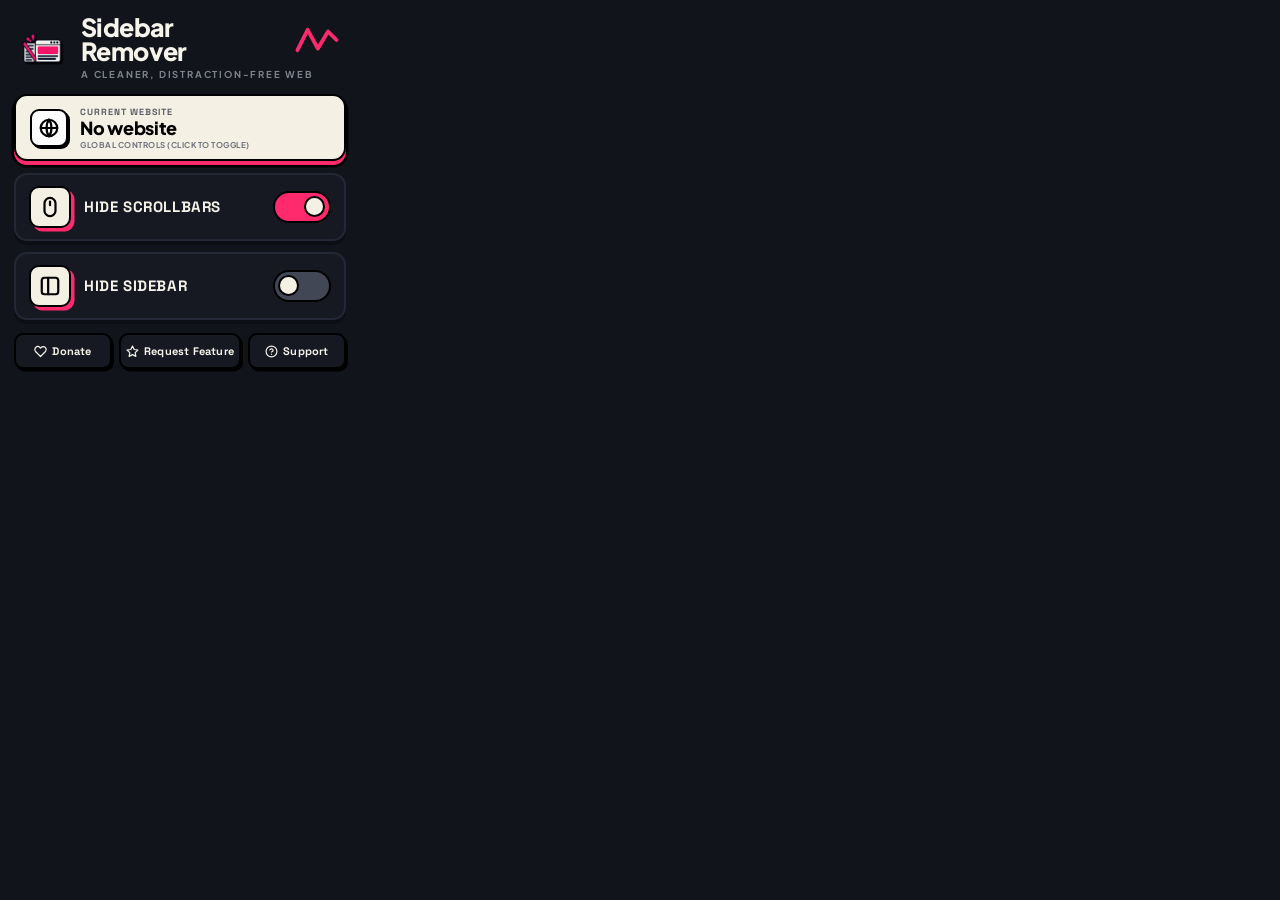
<file: popup.html>
<!doctype html>
<html lang="en">
<head>
  <meta charset="utf-8" />
  <meta name="viewport" content="width=device-width, initial-scale=1.0" />
  <title>Sidebar Remover</title>
  <link rel="stylesheet" href="popup.css" />
</head>
<body>
  <div class="popup-container">
    <!-- Header -->
    <header class="popup-header">
      <div class="brand-logo-container">
        <img src="icons/logo.png" alt="Sidebar Remover" class="brand-logo-img" width="52" height="52" />
      </div>

      <div class="brand-text-wrapper">
        <div class="brand-top-row">
          <div class="brand-title">
            <span class="title-line">Sidebar</span>
            <span class="title-line">Remover</span>
          </div>
          <!-- Scribble Accent -->
          <svg class="scribble-doodle" viewBox="0 0 54 40" fill="none" xmlns="http://www.w3.org/2000/svg" aria-hidden="true">
            <path d="M4 32 L16 8 L28 30 L40 10 L50 20" stroke="#FF2A6D" stroke-width="4.5" stroke-linecap="round" stroke-linejoin="round" />
          </svg>
        </div>
        <p class="brand-subtitle">A CLEANER, DISTRACTION-FREE WEB</p>
      </div>
    </header>

    <!-- Main View -->
    <main class="view active" id="mainView">
      <!-- Current Website Card (With Favicon & No Open Button) -->
      <section class="site-card">
        <div class="site-card-content">
          <div class="site-favicon-tile" id="siteFaviconTile">
            <svg id="siteGlobeSvg" class="site-globe-svg" viewBox="0 0 24 24" fill="none" stroke="#000000" stroke-width="2.4" stroke-linecap="round" stroke-linejoin="round" aria-hidden="true">
              <circle cx="12" cy="12" r="9" />
              <line x1="3" y1="12" x2="21" y2="12" />
              <path d="M12 3 C8.5 7, 8.5 17, 12 21" />
              <path d="M12 3 C15.5 7, 15.5 17, 12 21" />
            </svg>
          </div>
          <div class="site-details">
            <span class="site-eyebrow">CURRENT WEBSITE</span>
            <span class="site-domain" id="currentHost">No website</span>
            <span class="site-footnote" id="siteFootnote">CHANGES APPLY TO THIS WEBSITE ONLY</span>
          </div>
        </div>
      </section>

      <!-- 1. Hide scrollbars (Scrollbar on top) -->
      <label class="toggle-card" for="scrollToggle">
        <div class="toggle-lead">
          <div class="icon-tile">
            <svg viewBox="0 0 24 24" fill="none" stroke="#000000" stroke-width="2.4" stroke-linecap="round" stroke-linejoin="round">
              <rect x="6" y="2" width="12" height="20" rx="6"></rect>
              <line x1="12" y1="6" x2="12" y2="10"></line>
            </svg>
          </div>
          <span class="toggle-text">HIDE SCROLLBARS</span>
        </div>
        <span class="neo-switch">
          <input type="checkbox" id="scrollToggle" checked aria-label="Hide scrollbars" />
          <span class="slider"></span>
        </span>
      </label>

      <!-- 2. Hide sidebar (Sidebar below) -->
      <label class="toggle-card" for="sidebarToggle">
        <div class="toggle-lead">
          <div class="icon-tile">
            <svg viewBox="0 0 24 24" fill="none" stroke="#000000" stroke-width="2.4" stroke-linecap="round" stroke-linejoin="round">
              <rect x="3" y="3" width="18" height="18" rx="3"></rect>
              <line x1="10" y1="3" x2="10" y2="21"></line>
            </svg>
          </div>
          <span class="toggle-text">HIDE SIDEBAR</span>
        </div>
        <span class="neo-switch">
          <input type="checkbox" id="sidebarToggle" aria-label="Hide sidebar" />
          <span class="slider"></span>
        </span>
      </label>
    </main>

    <!-- Support View (Shown when 'Support' is clicked) -->
    <section class="support-view" id="supportView" style="display: none;">
      <div class="support-header-bar">
        <button type="button" class="support-back-btn" id="supportBackBtn" aria-label="Go back">
          <svg viewBox="0 0 24 24" fill="none" stroke="currentColor" stroke-width="2.5" stroke-linecap="round" stroke-linejoin="round" class="back-arrow-icon">
            <polyline points="15 18 9 12 15 6"></polyline>
          </svg>
          <span>Back</span>
        </button>
        <span class="support-badge">HELP &amp; FAQ</span>
      </div>

      <div class="support-card-neo">
        <h2 class="support-heading">Sidebar Remover isn't working?</h2>

        <div class="support-block">
          <p class="support-step-title">First, try the following:</p>
          <ul class="support-steps-list">
            <li>refresh the webpage</li>
            <li>close all tabs and restart the browser</li>
            <li>disable any other extensions</li>
            <li>disable and re-enable Sidebar Remover</li>
            <li>uninstall and reinstall Sidebar Remover</li>
          </ul>
        </div>

        <div class="support-block">
          <p class="support-text">
            If the problem persists, email me at:<br />
            <a href="mailto:witrfaruk@proton.me" class="support-email-pill" id="supportEmailLink">witrfaruk@proton.me</a>
          </p>
        </div>

        <div class="support-block">
          <p class="support-step-title">To help me help you faster, include:</p>
          <ul class="support-steps-list">
            <li>description of the issue</li>
            <li>screenshot or video</li>
            <li>browser (ex: Chrome)</li>
            <li>version of Sidebar Remover: 1.1.1</li>
          </ul>
        </div>
      </div>

      <!-- Made with love by WitrFaruk (Neo-Brutalist Creator Credit) -->
      <a href="https://witrfaruk.vercel.app/?utm_source=sidebar_remover_extension&amp;utm_medium=extension&amp;utm_campaign=creator_credit" target="_blank" rel="noopener noreferrer" class="made-with-love-card" id="madeByLink" title="Visit WitrFaruk's Website">
        <span class="love-heart">❤️</span>
        <span class="love-caption">Made with <strong class="love-highlight">love</strong> by <strong class="author-highlight">WitrFaruk</strong></span>
        <svg class="love-arrow" viewBox="0 0 24 24" fill="none" stroke="currentColor" stroke-width="2.5" stroke-linecap="round" stroke-linejoin="round">
          <line x1="5" y1="12" x2="19" y2="12"></line>
          <polyline points="12 5 19 12 12 19"></polyline>
        </svg>
      </a>
    </section>

    <!-- Footer: Donate | Request Feature | Support (Neo-Brutalist Buttons) -->
    <footer class="popup-footer" id="popupFooter">
      <div class="neo-footer-row">
        <a href="https://ko-fi.com/witrfaruk?utm_source=sidebar_remover_extension&amp;utm_medium=extension&amp;utm_campaign=donation" target="_blank" rel="noopener noreferrer" class="neo-footer-btn donate-btn" id="donateLink" title="Support on Ko-fi">
          <svg class="btn-icon" viewBox="0 0 24 24" fill="none" stroke="currentColor" stroke-width="2.2" stroke-linecap="round" stroke-linejoin="round">
            <path d="M20.84 4.61a5.5 5.5 0 0 0-7.78 0L12 5.67l-1.06-1.06a5.5 5.5 0 0 0-7.78 7.78l1.06 1.06L12 21.23l7.78-7.78 1.06-1.06a5.5 5.5 0 0 0 0-7.78z"></path>
          </svg>
          <span>Donate</span>
        </a>
        <a href="https://docs.google.com/forms/d/e/1FAIpQLSdqzdboXmtKLeK9AhMB_0dH27BehWKFtk0tlv02W5x7f0F8Fw/viewform?usp=header" target="_blank" rel="noopener noreferrer" class="neo-footer-btn feature-btn" id="requestFeatureLink" title="Request a Feature">
          <svg class="btn-icon" viewBox="0 0 24 24" fill="none" stroke="currentColor" stroke-width="2.2" stroke-linecap="round" stroke-linejoin="round">
            <polygon points="12 2 15.09 8.26 22 9.27 17 14.14 18.18 21.02 12 17.77 5.82 21.02 7 14.14 2 9.27 8.91 8.26 12 2"></polygon>
          </svg>
          <span>Request Feature</span>
        </a>
        <button type="button" class="neo-footer-btn support-btn" id="supportBtn" title="Get Help &amp; Support">
          <svg class="btn-icon" viewBox="0 0 24 24" fill="none" stroke="currentColor" stroke-width="2.2" stroke-linecap="round" stroke-linejoin="round">
            <circle cx="12" cy="12" r="10"></circle>
            <path d="M9.09 9a3 3 0 0 1 5.83 1c0 2-3 3-3 3"></path>
            <line x1="12" y1="17" x2="12.01" y2="17"></line>
          </svg>
          <span>Support</span>
        </button>
      </div>
    </footer>
  </div>

  <script src="popup.js"></script>
</body>
</html>
</file>
<file: popup.css>
/* Self-hosted fonts: 100% GDPR compliant, 0 external calls, 100% legal, offline-ready */
@font-face {
  font-family: 'Plus Jakarta Sans';
  font-style: normal;
  font-weight: 400 900;
  font-display: swap;
  src: url('fonts/plus-jakarta-sans.woff2') format('woff2');
}

@font-face {
  font-family: 'Space Grotesk';
  font-style: normal;
  font-weight: 400 900;
  font-display: swap;
  src: url('fonts/space-grotesk.woff2') format('woff2');
}

@font-face {
  font-family: 'JetBrains Mono';
  font-style: normal;
  font-weight: 400 900;
  font-display: swap;
  src: url('fonts/jetbrains-mono.woff2') format('woff2');
}

:root {
  color-scheme: dark;
  --bg-main: #12141B;
  --bg-card-dark: #171922;
  --bg-cream: #F4F0E4;
  --text-primary: #F5F2E8;
  --text-dark: #000000;
  --text-muted: #7E838F;
  --border-dark: #000000;
  --border-card-dark: #242836;
  --accent-pink: #FF2A6D;
  --accent-pink-hover: #FF4782;
  --kofi-blue: #72a4f2;
  --switch-off: #424756;
}

*, *::before, *::after {
  box-sizing: border-box;
  margin: 0;
  padding: 0;
  scrollbar-width: none !important;
  -ms-overflow-style: none !important;
}

::-webkit-scrollbar {
  display: none !important;
  width: 0 !important;
  height: 0 !important;
}

html, body {
  width: 360px;
  min-width: 360px;
  max-width: 360px;
  background-color: var(--bg-main);
  color: var(--text-primary);
  font-family: 'Plus Jakarta Sans', -apple-system, BlinkMacSystemFont, "Segoe UI", Roboto, sans-serif;
  font-size: 13px;
  line-height: 1.35;
  overflow: hidden;
  user-select: none;
  -webkit-font-smoothing: antialiased;
}

.popup-container {
  padding: 16px 14px 14px;
}

/* ==========================================================================
   Header Section (Bold with Round Logo)
   ========================================================================== */
.popup-header {
  display: flex;
  align-items: center;
  gap: 13px;
  margin-bottom: 14px;
  position: relative;
}

.brand-logo-container {
  flex-shrink: 0;
  display: flex;
  align-items: center;
  justify-content: center;
}

.brand-logo-img {
  width: 54px;
  height: 54px;
  display: block;
  object-fit: contain;
  filter: drop-shadow(2px 2px 0px rgba(0, 0, 0, 0.85));
}

.brand-text-wrapper {
  display: flex;
  flex-direction: column;
  flex: 1;
}

.brand-top-row {
  display: flex;
  align-items: center;
  justify-content: space-between;
}

.brand-title {
  display: flex;
  flex-direction: column;
  line-height: 0.95;
}

.title-line {
  font-family: 'Plus Jakarta Sans', 'Space Grotesk', sans-serif;
  font-size: 25px;
  font-weight: 900;
  letter-spacing: -0.6px;
  color: #F7F4EB;
}

.scribble-doodle {
  width: 50px;
  height: 34px;
  margin-right: 4px;
}

.brand-subtitle {
  font-size: 9.5px;
  font-weight: 700;
  letter-spacing: 1.8px;
  color: var(--text-muted);
  text-transform: uppercase;
  margin-top: 4px;
}

/* ==========================================================================
   Views Navigation
   ========================================================================== */
.view {
  display: none;
}

.view.active {
  display: block;
  animation: fadeIn 0.16s ease-out;
}

@keyframes fadeIn {
  from { opacity: 0; transform: translateY(3px); }
  to { opacity: 1; transform: translateY(0); }
}

/* ==========================================================================
   Current Website Card (With Favicon & No Open Button)
   ========================================================================== */
.site-card {
  position: relative;
  background-color: var(--bg-cream);
  border: 2.5px solid var(--border-dark);
  border-radius: 13px;
  padding: 10px 14px;
  margin-bottom: 12px;
  box-shadow: 0 4px 0 0 var(--accent-pink), 0 4px 0 2.5px var(--border-dark);
}

.site-card-content {
  display: flex;
  align-items: center;
  gap: 12px;
}

.site-favicon-tile {
  width: 38px;
  height: 38px;
  background-color: #FFFFFF;
  border: 2px solid var(--border-dark);
  border-radius: 9px;
  box-shadow: 2px 2px 0 var(--border-dark);
  display: flex;
  align-items: center;
  justify-content: center;
  flex-shrink: 0;
  overflow: hidden;
}

.site-favicon-img {
  width: 22px;
  height: 22px;
  object-fit: contain;
  display: block;
}

.site-globe-svg {
  width: 22px;
  height: 22px;
  display: block;
}

.site-details {
  display: flex;
  flex-direction: column;
  flex: 1;
  min-width: 0;
  justify-content: center;
}

.site-eyebrow {
  font-family: 'Space Grotesk', sans-serif;
  font-size: 9px;
  font-weight: 800;
  letter-spacing: 1px;
  color: #5A5E68;
  text-transform: uppercase;
}

.site-domain {
  font-family: 'Plus Jakarta Sans', sans-serif;
  font-size: 18px;
  font-weight: 900;
  color: var(--text-dark);
  letter-spacing: -0.3px;
  line-height: 1.15;
  white-space: nowrap;
  overflow: hidden;
  text-overflow: ellipsis;
}

.site-footnote {
  font-size: 8px;
  font-weight: 700;
  letter-spacing: 0.5px;
  color: #6D727C;
  text-transform: uppercase;
  line-height: 1;
  margin-top: 2px;
}

/* ==========================================================================
   Neo-Brutalist Toggle Cards (Bigger Buttons)
   ========================================================================== */
.toggle-card {
  display: flex;
  align-items: center;
  justify-content: space-between;
  background-color: var(--bg-card-dark);
  border: 2px solid var(--border-card-dark);
  box-shadow: 0 4px 0 0 #0C0E14;
  border-radius: 13px;
  padding: 11px 13px;
  margin-bottom: 11px;
  cursor: pointer;
  transition: border-color 0.15s ease;
}

.toggle-card:hover {
  border-color: #353B4B;
}

.toggle-card:active {
  transform: translateY(1px);
}

.toggle-lead {
  display: flex;
  align-items: center;
  gap: 13px;
}

.icon-tile {
  width: 42px;
  height: 42px;
  background-color: var(--bg-cream);
  border: 2.5px solid var(--border-dark);
  border-radius: 10px;
  box-shadow: 3.5px 3.5px 0 0 var(--accent-pink);
  display: flex;
  align-items: center;
  justify-content: center;
  flex-shrink: 0;
}

.icon-tile svg {
  width: 22px;
  height: 22px;
}

.toggle-text {
  font-family: 'Space Grotesk', 'Plus Jakarta Sans', sans-serif;
  font-size: 15px;
  font-weight: 900;
  letter-spacing: 0.6px;
  color: #F5F2E8;
  text-transform: uppercase;
}

/* Neo-Brutalist Switch */
.neo-switch {
  position: relative;
  display: inline-block;
  width: 58px;
  height: 32px;
  flex-shrink: 0;
}

.neo-switch input {
  opacity: 0;
  width: 0;
  height: 0;
  position: absolute;
}

.neo-switch .slider {
  position: absolute;
  cursor: pointer;
  inset: 0;
  background-color: var(--switch-off);
  border: 2.5px solid var(--border-dark);
  border-radius: 999px;
  transition: background-color 0.22s cubic-bezier(0.4, 0, 0.2, 1);
}

.neo-switch .slider::before {
  position: absolute;
  content: "";
  height: 21px;
  width: 21px;
  left: 3px;
  top: 2.5px;
  background-color: var(--bg-cream);
  border: 2px solid var(--border-dark);
  border-radius: 50%;
  transition: transform 0.22s cubic-bezier(0.34, 1.56, 0.64, 1);
}

.neo-switch input:checked + .slider {
  background-color: var(--accent-pink);
}

.neo-switch input:checked + .slider::before {
  transform: translateX(26px);
}




/* ==========================================================================
   Settings Card (Bigger Button)
   ========================================================================== */
.settings-card {
  appearance: none;
  -webkit-appearance: none;
  font-family: inherit;
  outline: none;
  display: flex;
  align-items: center;
  justify-content: space-between;
  width: 100%;
  background-color: var(--bg-cream);
  border: 2.5px solid var(--border-dark);
  border-radius: 13px;
  padding: 12px 15px;
  margin-bottom: 13px;
  cursor: pointer;
  box-shadow: 0 5px 0 0 var(--accent-pink), 0 5px 0 2.5px var(--border-dark);
  transition: transform 0.12s ease, box-shadow 0.12s ease;
}

.settings-card:hover {
  transform: translateY(-1px);
  box-shadow: 0 6px 0 0 var(--accent-pink), 0 6px 0 2.5px var(--border-dark);
}

.settings-card:active {
  transform: translateY(2px);
  box-shadow: 0 3px 0 0 var(--accent-pink), 0 3px 0 2.5px var(--border-dark);
}

.settings-lead {
  display: flex;
  align-items: center;
  gap: 13px;
}

.gear-tile {
  display: flex;
  align-items: center;
  justify-content: center;
  width: 26px;
  height: 26px;
  flex-shrink: 0;
}

.gear-icon {
  width: 24px;
  height: 24px;
  display: block;
  filter: drop-shadow(2px 2px 0px var(--accent-pink));
  transition: transform 0.35s cubic-bezier(0.34, 1.56, 0.64, 1);
}

.settings-card:hover .gear-icon {
  transform: rotate(60deg);
}

.settings-text {
  font-family: 'Space Grotesk', sans-serif;
  font-size: 16px;
  font-weight: 900;
  letter-spacing: 0.8px;
  color: var(--text-dark);
  text-transform: uppercase;
}

.chevron-arrow {
  width: 17px;
  height: 17px;
  transition: transform 0.15s ease;
}

.settings-card:hover .chevron-arrow {
  transform: translateX(2px);
}

/* ==========================================================================
   Settings View Content
   ========================================================================== */
.settings-nav-bar {
  display: flex;
  align-items: center;
  gap: 12px;
  margin-bottom: 13px;
}

.nav-back-btn {
  appearance: none;
  -webkit-appearance: none;
  outline: none;
  display: flex;
  align-items: center;
  justify-content: center;
  width: 34px;
  height: 34px;
  background-color: var(--bg-cream);
  border: 2px solid var(--border-dark);
  border-radius: 8px;
  box-shadow: 2.5px 2.5px 0 0 var(--accent-pink);
  cursor: pointer;
  transition: transform 0.12s ease, box-shadow 0.12s ease;
}

.nav-back-btn:hover {
  transform: translate(-1px, -1px);
  box-shadow: 3.5px 3.5px 0 0 var(--accent-pink);
}

.nav-back-btn:active {
  transform: translate(1px, 1px);
  box-shadow: 1.5px 1.5px 0 0 var(--accent-pink);
}

.nav-back-btn svg {
  width: 18px;
  height: 18px;
}

.settings-nav-title {
  font-family: 'Space Grotesk', sans-serif;
  font-size: 17px;
  font-weight: 900;
  letter-spacing: 1px;
  color: #F5F2E8;
  text-transform: uppercase;
}

/* ==========================================================================
   Footer Section (Donate | Request Feature | Support)
   ========================================================================== */
/* ==========================================================================
   Footer Section (Neo-Brutalist 3-Button Row)
   ========================================================================== */
.popup-footer {
  margin-top: 13px;
  padding-top: 0;
  border-top: none;
}

.neo-footer-row {
  display: flex;
  gap: 7px;
  width: 100%;
}

.neo-footer-btn {
  flex: 1;
  display: inline-flex;
  align-items: center;
  justify-content: center;
  gap: 5px;
  padding: 8.5px 5px;
  background-color: var(--bg-card-dark);
  color: var(--text-primary);
  border: 2px solid var(--border-dark);
  border-radius: 9px;
  box-shadow: 2px 2.5px 0 0 var(--border-dark);
  font-family: 'Space Grotesk', sans-serif;
  font-size: 11px;
  font-weight: 800;
  letter-spacing: 0.2px;
  text-decoration: none;
  cursor: pointer;
  text-align: center;
  transition: transform 0.12s ease, box-shadow 0.12s ease, background-color 0.12s ease, color 0.12s ease;
  user-select: none;
  outline: none;
  white-space: nowrap;
}

.neo-footer-btn .btn-icon {
  width: 13px;
  height: 13px;
  flex-shrink: 0;
}

.neo-footer-btn:hover {
  background-color: #1E212B;
  color: #FFFFFF;
  transform: translate(-1px, -1px);
  box-shadow: 3px 3.5px 0 0 var(--accent-pink);
}

.neo-footer-btn:active {
  transform: translate(1.5px, 1.5px);
  box-shadow: 0.5px 0.5px 0 0 var(--border-dark);
}

.donate-btn:hover .btn-icon {
  stroke: var(--accent-pink);
  fill: var(--accent-pink);
}

.feature-btn:hover .btn-icon {
  stroke: #FFD166;
}

.support-btn:hover .btn-icon {
  stroke: var(--kofi-blue);
}

/* ==========================================================================
   Support View (Neo-Brutalist Troubleshooting Panel)
   ========================================================================== */
.support-view {
  animation: fadeIn 0.15s ease-out;
  padding: 0;
}

.support-header-bar {
  display: flex;
  align-items: center;
  justify-content: space-between;
  margin-bottom: 11px;
}

.support-back-btn {
  display: inline-flex;
  align-items: center;
  gap: 6px;
  background-color: #1E212B;
  color: var(--text-primary);
  border: 2px solid var(--border-dark);
  border-radius: 8px;
  box-shadow: 2px 2px 0 0 var(--border-dark);
  font-family: 'Space Grotesk', sans-serif;
  font-size: 11.5px;
  font-weight: 800;
  cursor: pointer;
  padding: 5px 10px;
  transition: transform 0.12s ease, box-shadow 0.12s ease, background-color 0.12s ease, color 0.12s ease;
}

.support-back-btn:hover {
  background-color: #262B37;
  color: var(--accent-pink);
  transform: translate(-1px, -1px);
  box-shadow: 3px 3px 0 0 var(--accent-pink);
}

.support-back-btn:active {
  transform: translate(1px, 1px);
  box-shadow: 0.5px 0.5px 0 0 var(--border-dark);
}

.back-arrow-icon {
  width: 14px;
  height: 14px;
}

.support-badge {
  font-family: 'Space Grotesk', sans-serif;
  font-size: 10px;
  font-weight: 800;
  letter-spacing: 0.8px;
  color: var(--text-muted);
  background-color: #171922;
  border: 1.5px solid var(--border-card-dark);
  padding: 3px 7px;
  border-radius: 5px;
}

.support-card-neo {
  background-color: var(--bg-card-dark);
  border: 2px solid var(--border-dark);
  border-radius: 12px;
  box-shadow: 0 4px 0 0 #0C0E14;
  padding: 13px 14px;
  margin-bottom: 11px;
}

.support-heading {
  font-family: 'Plus Jakarta Sans', sans-serif;
  font-size: 14px;
  font-weight: 900;
  color: var(--text-primary);
  margin-bottom: 11px;
  line-height: 1.25;
}

.support-block {
  margin-bottom: 10px;
}

.support-block:last-child {
  margin-bottom: 0;
}

.support-step-title {
  font-family: 'Plus Jakarta Sans', sans-serif;
  font-size: 11.5px;
  font-weight: 800;
  color: #D1D5E0;
  margin-bottom: 3px;
}

.support-steps-list {
  list-style-type: disc;
  padding-left: 16px;
  margin: 0;
}

.support-steps-list li {
  font-family: 'Plus Jakarta Sans', sans-serif;
  font-size: 11px;
  color: #9EA5B5;
  line-height: 1.45;
  margin-bottom: 2px;
}

.support-text {
  font-family: 'Plus Jakarta Sans', sans-serif;
  font-size: 11.5px;
  color: #D1D5E0;
  line-height: 1.4;
}

.support-email-pill {
  display: inline-block;
  margin-top: 4px;
  padding: 3px 8px;
  background-color: #1E212B;
  color: #72A4F2;
  border: 1.5px solid #2B3040;
  border-radius: 6px;
  font-family: 'JetBrains Mono', monospace;
  font-size: 11px;
  font-weight: 700;
  text-decoration: none;
  transition: all 0.12s ease;
}

.support-email-pill:hover {
  background-color: #242938;
  color: var(--accent-pink);
  border-color: var(--accent-pink);
}

/* Made with love by WitrFaruk (Neo-Brutalist Badge Inside Support) */
.made-with-love-card {
  display: flex;
  align-items: center;
  justify-content: space-between;
  width: 100%;
  background-color: #171922;
  border: 2px solid var(--border-dark);
  border-radius: 10px;
  box-shadow: 2.5px 2.5px 0 0 var(--accent-pink);
  padding: 9px 12px;
  text-decoration: none;
  cursor: pointer;
  transition: transform 0.12s ease, box-shadow 0.12s ease, background-color 0.12s ease;
}

.made-with-love-card:hover {
  transform: translate(-1px, -1px);
  box-shadow: 3.5px 3.5px 0 0 var(--accent-pink);
  background-color: #1D202C;
}

.made-with-love-card:active {
  transform: translate(1px, 1px);
  box-shadow: 1px 1px 0 0 var(--accent-pink);
}

.love-heart {
  font-size: 14px;
  display: inline-block;
  transition: transform 0.2s cubic-bezier(0.34, 1.56, 0.64, 1);
}

.made-with-love-card:hover .love-heart {
  transform: scale(1.3);
}

.love-caption {
  font-family: 'Plus Jakarta Sans', sans-serif;
  font-size: 11.5px;
  color: var(--text-primary);
  font-weight: 600;
}

.love-highlight {
  color: var(--accent-pink);
  font-weight: 800;
}

.author-highlight {
  color: #FFFFFF;
  font-weight: 800;
  text-decoration: underline;
  text-decoration-color: var(--accent-pink);
}

.love-arrow {
  width: 15px;
  height: 15px;
  color: var(--accent-pink);
  transition: transform 0.15s ease;
}

.made-with-love-card:hover .love-arrow {
  transform: translateX(3px);
}
</file>
